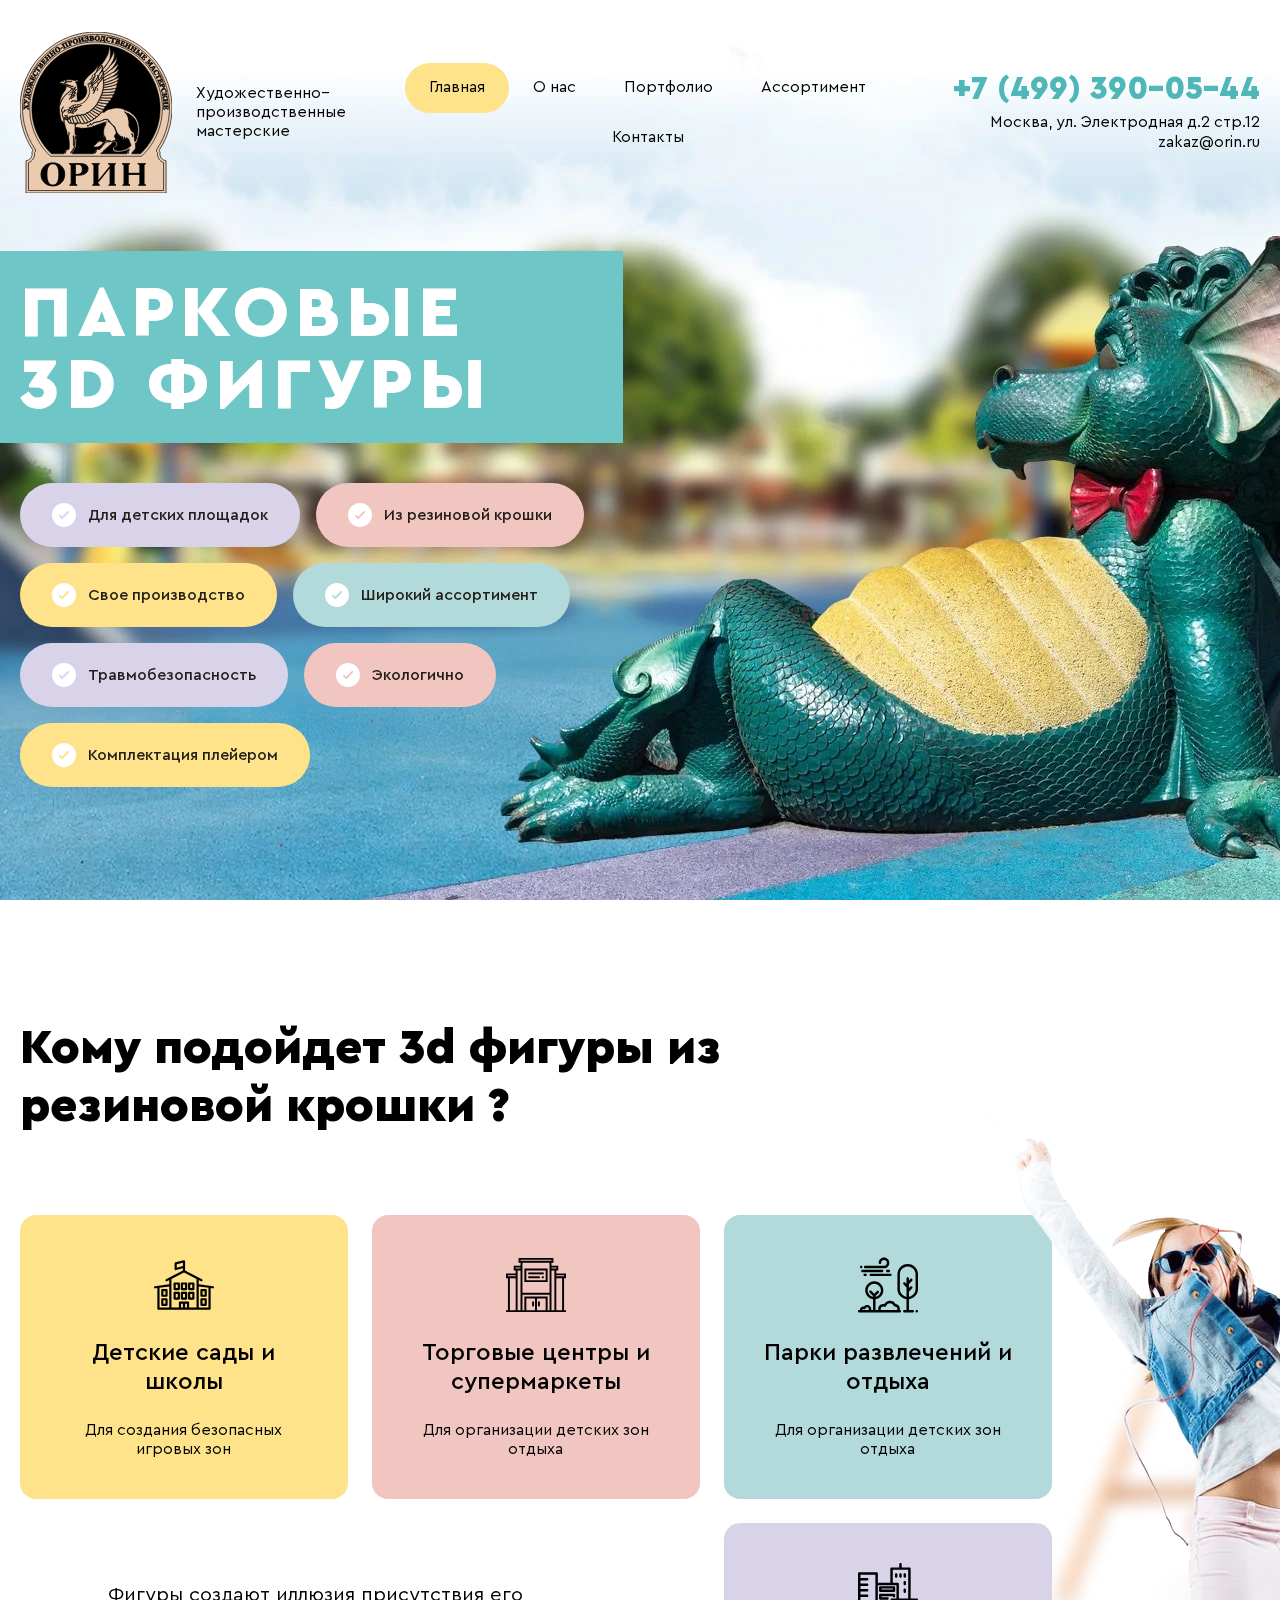
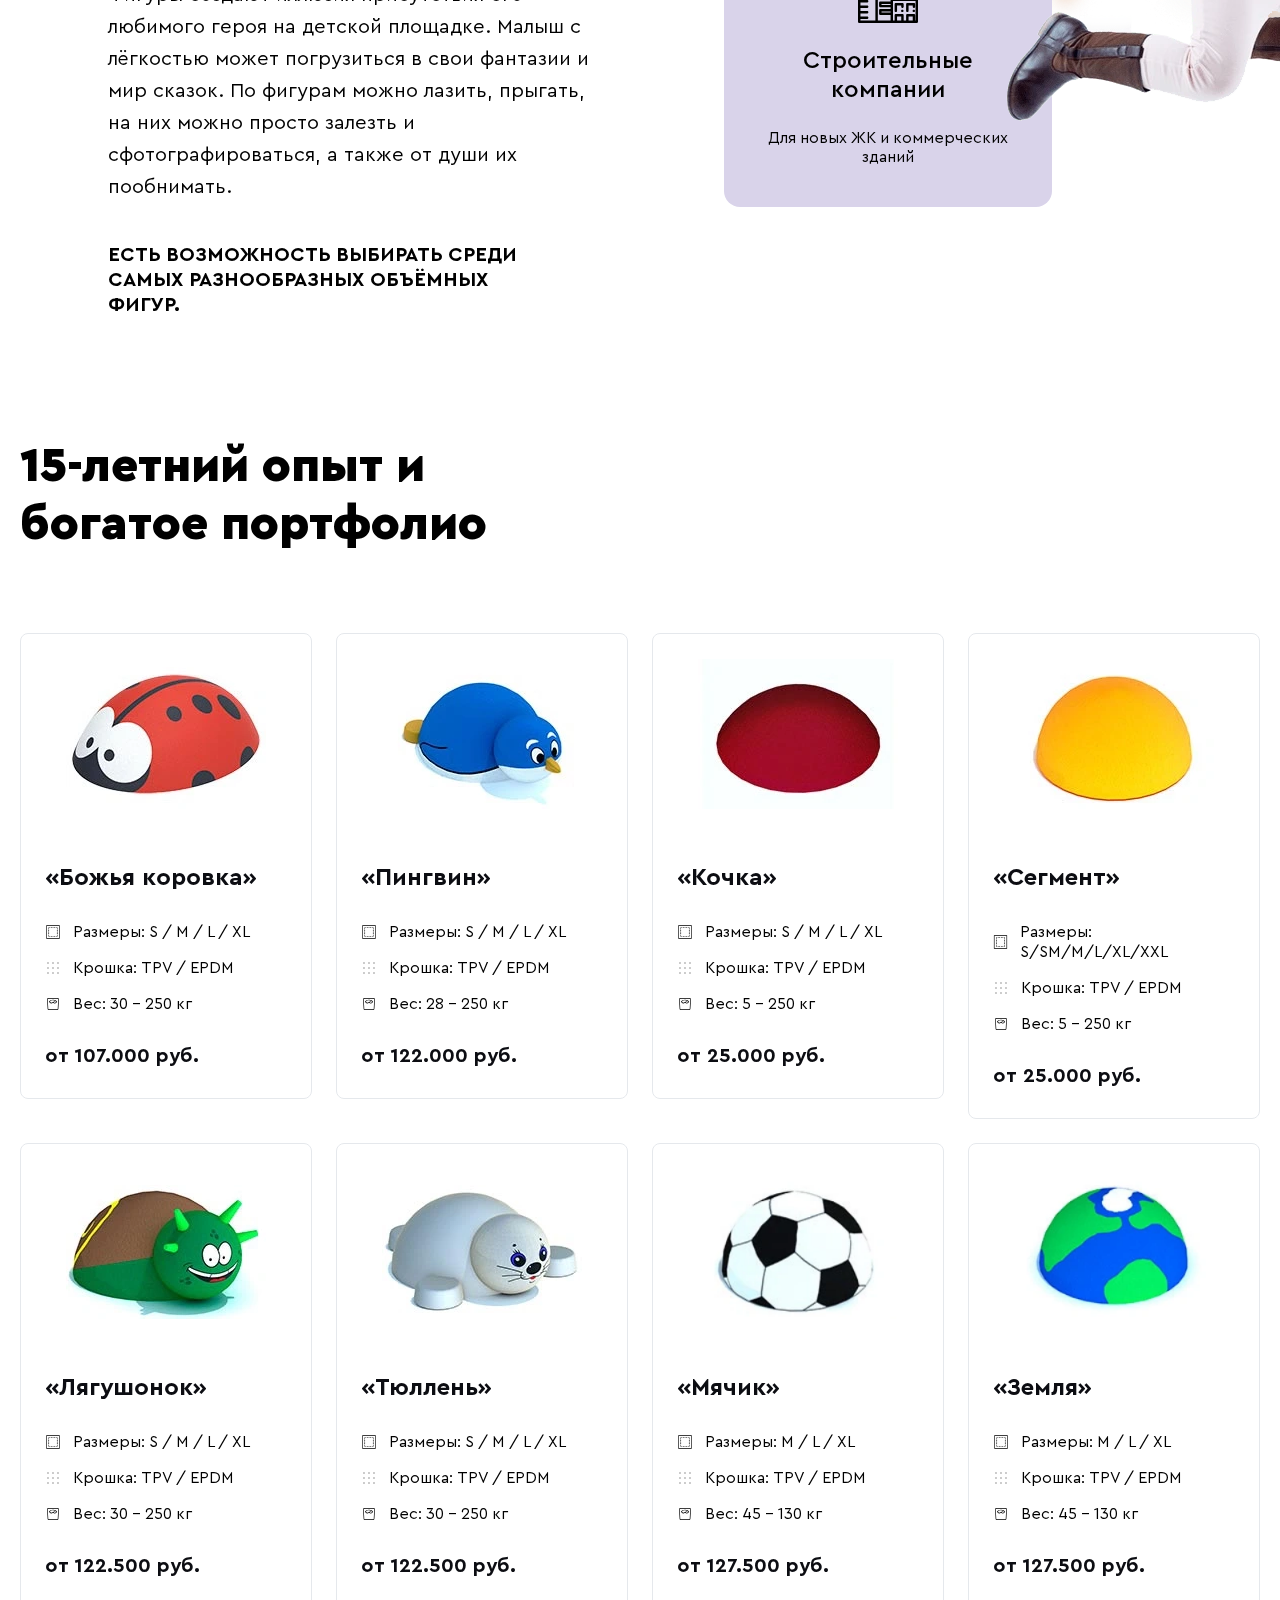
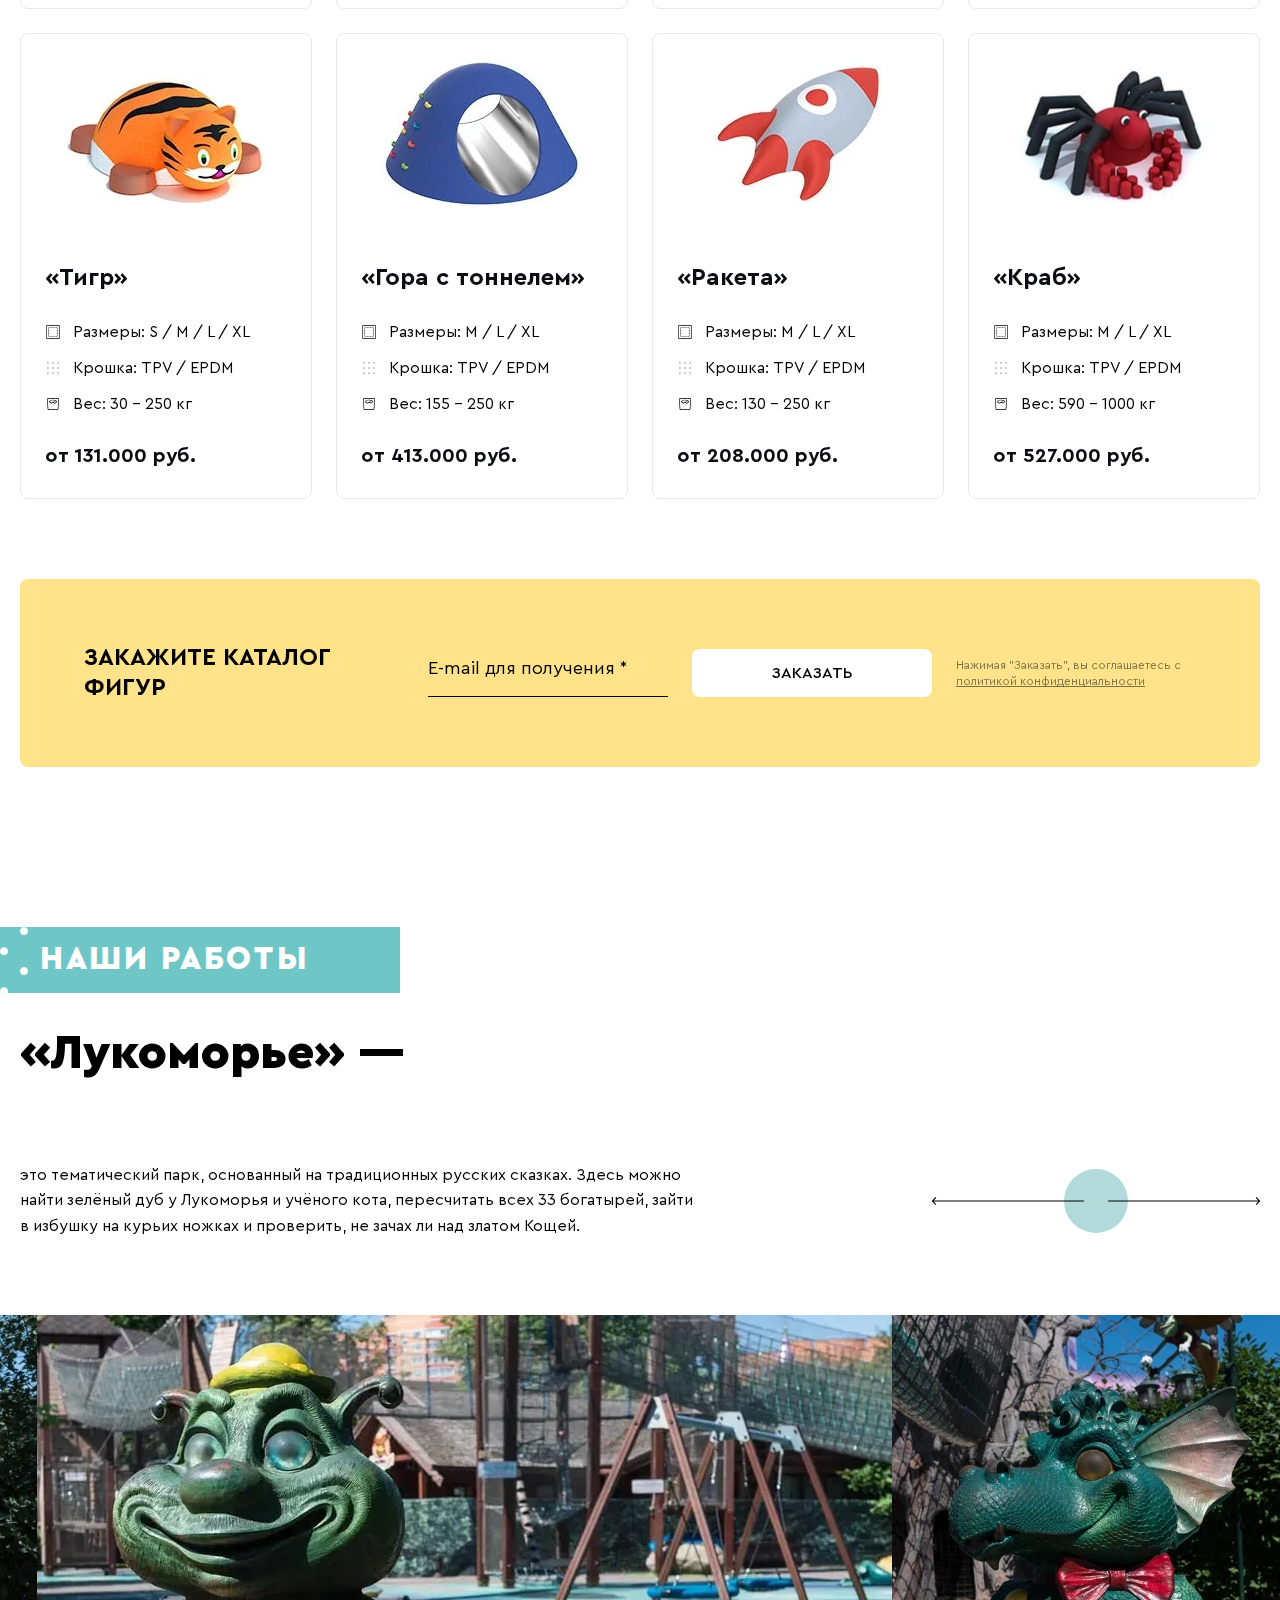
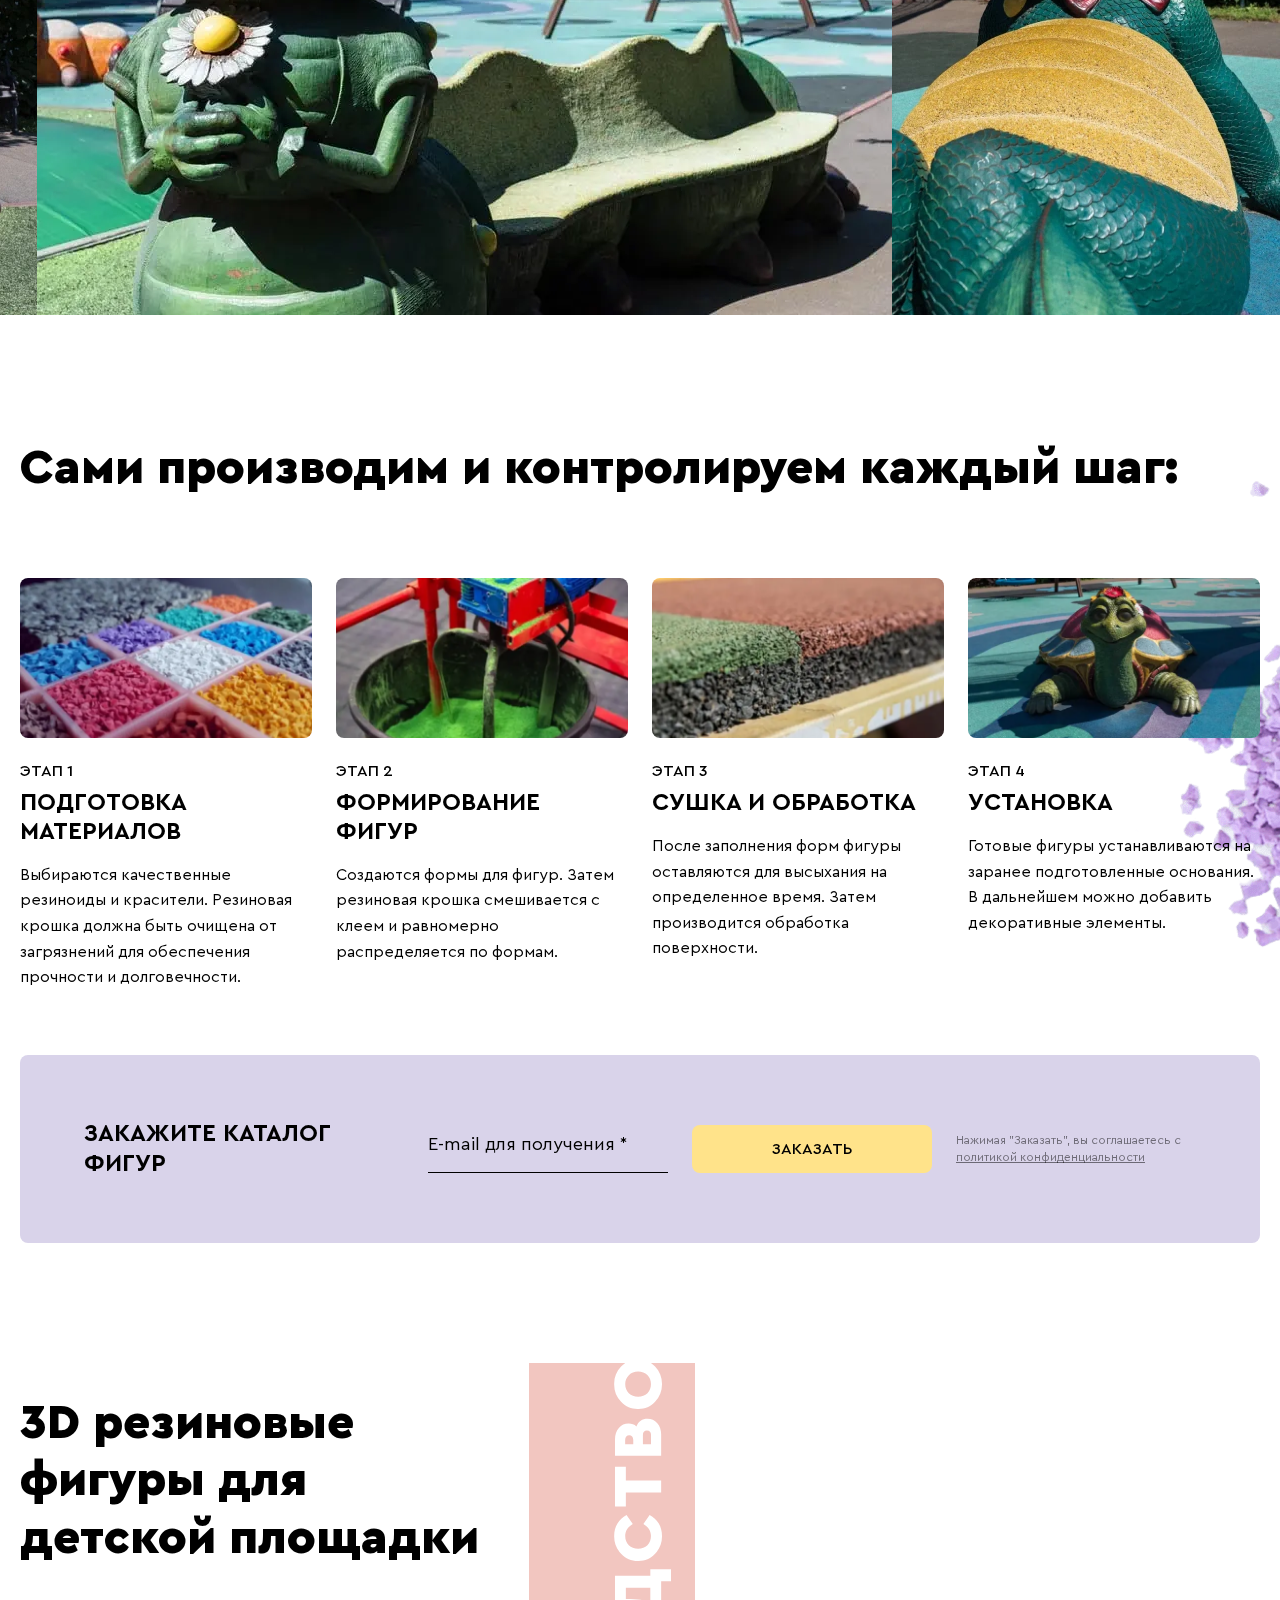
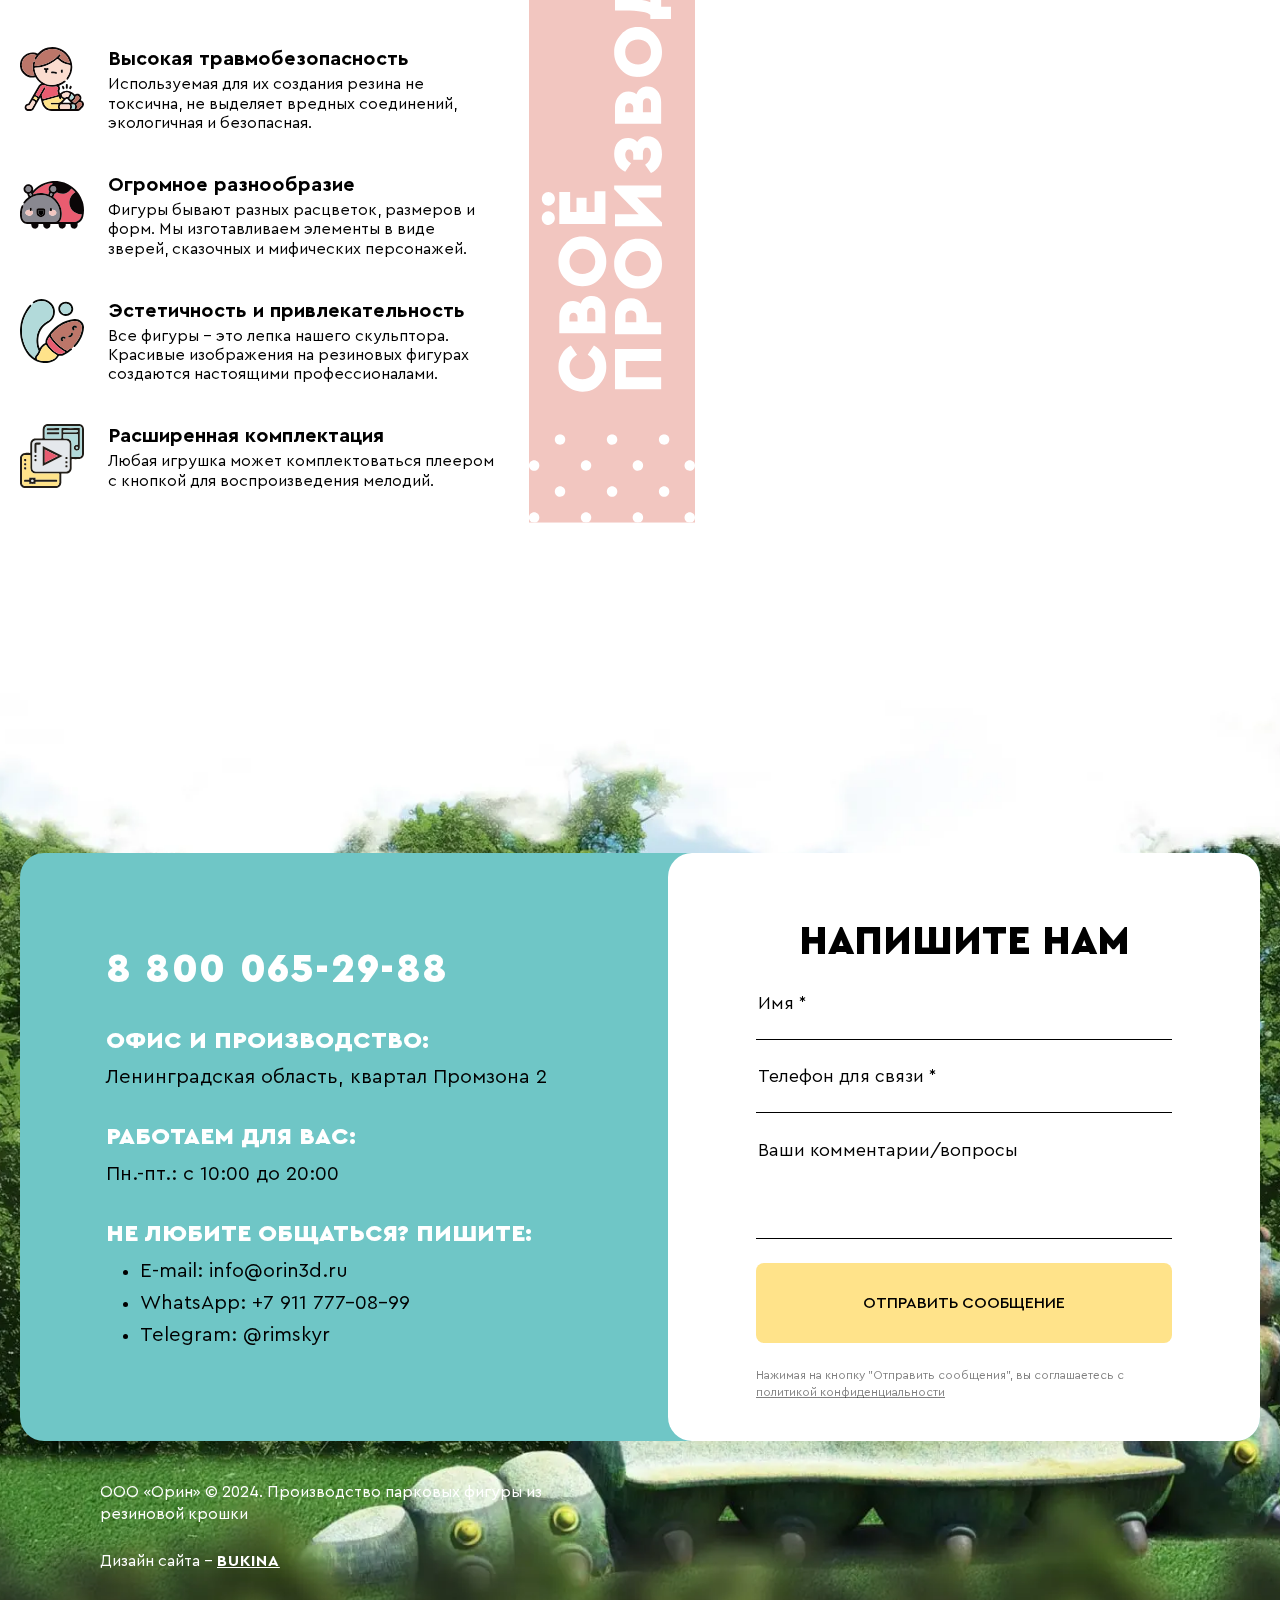
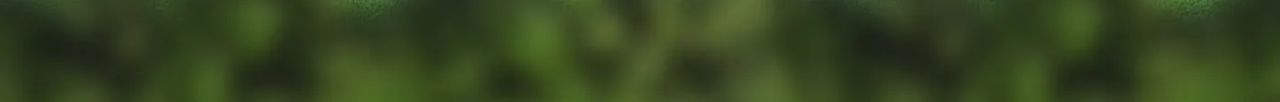
<file: index.html>
<!DOCTYPE html>
<html lang="en">
  <head>
    <meta charset="UTF-8" />
    <meta name="viewport" content="width=device-width, initial-scale=1.0" />
    <title>Парковые 3D фигуры</title>
    <link rel="shortcut icon" href="./favicon.ico" type="image/x-icon" />
    <link rel="stylesheet" href="https://cdn.jsdelivr.net/npm/swiper@11/swiper-bundle.min.css" />
    <link rel="stylesheet" href="./css/index.css" />
    <script src="https://cdn.jsdelivr.net/npm/swiper@11/swiper-bundle.min.js" defer></script>
    <script type="module" src="./js/index.js" defer></script>
  </head>

  <body>
    <header class="header">
      <div class="container">
        <div class="header__logo">
          <a class="header__logo-link" href="./">
            <img class="header__logo-link-image" src="./assets/logo.svg" alt="logo" />
            <span class="header__logo-link-text">Художественно– производственные мастерские</span>
          </a>
        </div>

        <nav class="header__nav">
          <a class="header__nav-link active" href="./">Главная</a>
          <a class="header__nav-link" href="#steps">О нас</a>
          <a class="header__nav-link" href="#gallery">Портфолио</a>
          <a class="header__nav-link" href="#portfolio">Ассортимент</a>
          <a class="header__nav-link" href="#footer">Контакты</a>
        </nav>

        <div class="header__contacts">
          <a class="header__contacts-phone" href="tel:+74993900544">+7 (499) 390-05-44</a>
          <span class="header__contacts-address">
            Москва, ул. Электродная д.2 стр.12 zakaz@orin.ru
          </span>
        </div>
      </div>
    </header>

    <main class="main">
      <section class="first-screen">
        <div class="container">
          <h1 class="first-screen__title">Парковые 3D фигуры</h1>

          <ul class="first-screen__advantages">
            <li class="first-screen__advantages-item">Для детских площадок</li>
            <li class="first-screen__advantages-item">Из резиновой крошки</li>
            <li class="first-screen__advantages-item">Свое производство</li>
            <li class="first-screen__advantages-item">Широкий ассортимент</li>
            <li class="first-screen__advantages-item">Травмобезопасность</li>
            <li class="first-screen__advantages-item">Экологично</li>
            <li class="first-screen__advantages-item">Комплектация плейером</li>
          </ul>
        </div>
      </section>

      <section class="for-whom">
        <div class="container">
          <h2 class="title">Кому подойдет 3d фигуры из резиновой крошки ?</h2>

          <div class="for-whom__content">
            <div class="for-whom__card for-whom__card_school">
              <figure class="for-whom__card-figure">
                <img
                  class="for-whom__card-figure-image"
                  src="./assets/school-building-with-flag.svg"
                  alt="for-whom"
                />
              </figure>
              <h3 class="for-whom__card-title">Детские сады и школы</h3>
              <div class="for-whom__card-text">Для создания безопасных игровых зон</div>
            </div>

            <div class="for-whom__card for-whom__card_supermarket">
              <figure class="for-whom__card-figure">
                <img
                  class="for-whom__card-figure-image"
                  src="./assets/supermarket.svg"
                  alt="for-whom"
                />
              </figure>
              <h3 class="for-whom__card-title">Торговые центры и супермаркеты</h3>
              <div class="for-whom__card-text">Для организации детских зон отдыха</div>
            </div>

            <div class="for-whom__card for-whom__card_park">
              <figure class="for-whom__card-figure">
                <img class="for-whom__card-figure-image" src="./assets/parks.svg" alt="for-whom" />
              </figure>
              <h3 class="for-whom__card-title">Парки развлечений и отдыха</h3>
              <div class="for-whom__card-text">Для организации детских зон отдыха</div>
            </div>

            <div class="for-whom__card for-whom__card_building">
              <figure class="for-whom__card-figure">
                <img
                  class="for-whom__card-figure-image"
                  src="./assets/buildings-town.svg"
                  alt="for-whom"
                />
              </figure>
              <h3 class="for-whom__card-title">Строительные компании</h3>
              <div class="for-whom__card-text">Для новых ЖК и коммерческих зданий</div>
            </div>

            <div class="for-whom__info">
              <div class="for-whom__info-text">
                Фигуры создают иллюзия присутствия его любимого героя на детской площадке. Малыш с
                лёгкостью может погрузиться в свои фантазии и мир сказок. По фигурам можно лазить,
                прыгать, на них можно просто залезть и сфотографироваться, а также от души их
                пообнимать.
              </div>
              <div class="for-whom__info-title">
                Есть возможность выбирать среди самых разнообразных объёмных фигур.
              </div>
            </div>
          </div>
        </div>
      </section>

      <section class="portfolio" id="portfolio">
        <div class="container">
          <h2 class="title">15-летний опыт и богатое портфолио</h2>

          <div class="portfolio__content">
            <div class="swiper">
              <div class="swiper-wrapper">
                <div class="swiper-slide">
                  <div class="portfolio__card">
                    <a class="portfolio__card-link" href="./good.html"></a>
                    <figure class="portfolio__card-figure">
                      <img
                        class="portfolio__card-figure-image"
                        src="./assets/portfolio-1.webp"
                        alt="portfolio"
                      />
                    </figure>
                    <h3 class="portfolio__card-title">«Божья коровка»</h3>
                    <div class="portfolio__card-info portfolio__card-info_size">
                      Размеры: S / M / L / XL
                    </div>
                    <div class="portfolio__card-info portfolio__card-info_pieces">
                      Крошка: TPV / EPDM
                    </div>
                    <div class="portfolio__card-info portfolio__card-info_weight">
                      Вес: 30 - 250 кг
                    </div>
                    <div class="portfolio__card-price">от 107.000 руб.</div>
                  </div>
                </div>

                <div class="swiper-slide">
                  <div class="portfolio__card">
                    <a class="portfolio__card-link" href="./good.html"></a>
                    <figure class="portfolio__card-figure">
                      <img
                        class="portfolio__card-figure-image"
                        src="./assets/portfolio-2.webp"
                        alt="portfolio"
                      />
                    </figure>
                    <h3 class="portfolio__card-title">«Пингвин»</h3>
                    <div class="portfolio__card-info portfolio__card-info_size">
                      Размеры: S / M / L / XL
                    </div>
                    <div class="portfolio__card-info portfolio__card-info_pieces">
                      Крошка: TPV / EPDM
                    </div>
                    <div class="portfolio__card-info portfolio__card-info_weight">
                      Вес: 28 - 250 кг
                    </div>
                    <div class="portfolio__card-price">от 122.000 руб.</div>
                  </div>
                </div>

                <div class="swiper-slide">
                  <div class="portfolio__card">
                    <a class="portfolio__card-link" href="./good.html"></a>
                    <figure class="portfolio__card-figure">
                      <img
                        class="portfolio__card-figure-image"
                        src="./assets/portfolio-3.webp"
                        alt="portfolio"
                      />
                    </figure>
                    <h3 class="portfolio__card-title">«Кочка»</h3>
                    <div class="portfolio__card-info portfolio__card-info_size">
                      Размеры: S / M / L / XL
                    </div>
                    <div class="portfolio__card-info portfolio__card-info_pieces">
                      Крошка: TPV / EPDM
                    </div>
                    <div class="portfolio__card-info portfolio__card-info_weight">
                      Вес: 5 - 250 кг
                    </div>
                    <div class="portfolio__card-price">от 25.000 руб.</div>
                  </div>
                </div>

                <div class="swiper-slide">
                  <div class="portfolio__card">
                    <a class="portfolio__card-link" href="./good.html"></a>
                    <figure class="portfolio__card-figure">
                      <img
                        class="portfolio__card-figure-image"
                        src="./assets/portfolio-4.webp"
                        alt="portfolio"
                      />
                    </figure>
                    <h3 class="portfolio__card-title">«Сегмент»</h3>
                    <div class="portfolio__card-info portfolio__card-info_size">
                      Размеры: S/SM/M/L/XL/XXL
                    </div>
                    <div class="portfolio__card-info portfolio__card-info_pieces">
                      Крошка: TPV / EPDM
                    </div>
                    <div class="portfolio__card-info portfolio__card-info_weight">
                      Вес: 5 - 250 кг
                    </div>
                    <div class="portfolio__card-price">от 25.000 руб.</div>
                  </div>
                </div>

                <div class="swiper-slide">
                  <div class="portfolio__card">
                    <a class="portfolio__card-link" href="./good.html"></a>
                    <figure class="portfolio__card-figure">
                      <img
                        class="portfolio__card-figure-image"
                        src="./assets/portfolio-5.webp"
                        alt="portfolio"
                      />
                    </figure>
                    <h3 class="portfolio__card-title">«Лягушонок»</h3>
                    <div class="portfolio__card-info portfolio__card-info_size">
                      Размеры: S / M / L / XL
                    </div>
                    <div class="portfolio__card-info portfolio__card-info_pieces">
                      Крошка: TPV / EPDM
                    </div>
                    <div class="portfolio__card-info portfolio__card-info_weight">
                      Вес: 30 - 250 кг
                    </div>
                    <div class="portfolio__card-price">от 122.500 руб.</div>
                  </div>
                </div>

                <div class="swiper-slide">
                  <div class="portfolio__card">
                    <a class="portfolio__card-link" href="./good.html"></a>
                    <figure class="portfolio__card-figure">
                      <img
                        class="portfolio__card-figure-image"
                        src="./assets/portfolio-6.webp"
                        alt="portfolio"
                      />
                    </figure>
                    <h3 class="portfolio__card-title">«Тюллень»</h3>
                    <div class="portfolio__card-info portfolio__card-info_size">
                      Размеры: S / M / L / XL
                    </div>
                    <div class="portfolio__card-info portfolio__card-info_pieces">
                      Крошка: TPV / EPDM
                    </div>
                    <div class="portfolio__card-info portfolio__card-info_weight">
                      Вес: 30 - 250 кг
                    </div>
                    <div class="portfolio__card-price">от 122.500 руб.</div>
                  </div>
                </div>

                <div class="swiper-slide">
                  <div class="portfolio__card">
                    <a class="portfolio__card-link" href="./good.html"></a>
                    <figure class="portfolio__card-figure">
                      <img
                        class="portfolio__card-figure-image"
                        src="./assets/portfolio-7.webp"
                        alt="portfolio"
                      />
                    </figure>
                    <h3 class="portfolio__card-title">«Мячик»</h3>
                    <div class="portfolio__card-info portfolio__card-info_size">
                      Размеры: M / L / XL
                    </div>
                    <div class="portfolio__card-info portfolio__card-info_pieces">
                      Крошка: TPV / EPDM
                    </div>
                    <div class="portfolio__card-info portfolio__card-info_weight">
                      Вес: 45 - 130 кг
                    </div>
                    <div class="portfolio__card-price">от 127.500 руб.</div>
                  </div>
                </div>

                <div class="swiper-slide">
                  <div class="portfolio__card">
                    <a class="portfolio__card-link" href="./good.html"></a>
                    <figure class="portfolio__card-figure">
                      <img
                        class="portfolio__card-figure-image"
                        src="./assets/portfolio-8.webp"
                        alt="portfolio"
                      />
                    </figure>
                    <h3 class="portfolio__card-title">«Земля»</h3>
                    <div class="portfolio__card-info portfolio__card-info_size">
                      Размеры: M / L / XL
                    </div>
                    <div class="portfolio__card-info portfolio__card-info_pieces">
                      Крошка: TPV / EPDM
                    </div>
                    <div class="portfolio__card-info portfolio__card-info_weight">
                      Вес: 45 - 130 кг
                    </div>
                    <div class="portfolio__card-price">от 127.500 руб.</div>
                  </div>
                </div>

                <div class="swiper-slide">
                  <div class="portfolio__card">
                    <a class="portfolio__card-link" href="./good.html"></a>
                    <figure class="portfolio__card-figure">
                      <img
                        class="portfolio__card-figure-image"
                        src="./assets/portfolio-9.webp"
                        alt="portfolio"
                      />
                    </figure>
                    <h3 class="portfolio__card-title">«Тигр»</h3>
                    <div class="portfolio__card-info portfolio__card-info_size">
                      Размеры: S / M / L / XL
                    </div>
                    <div class="portfolio__card-info portfolio__card-info_pieces">
                      Крошка: TPV / EPDM
                    </div>
                    <div class="portfolio__card-info portfolio__card-info_weight">
                      Вес: 30 - 250 кг
                    </div>
                    <div class="portfolio__card-price">от 131.000 руб.</div>
                  </div>
                </div>

                <div class="swiper-slide">
                  <div class="portfolio__card">
                    <a class="portfolio__card-link" href="./good.html"></a>
                    <figure class="portfolio__card-figure">
                      <img
                        class="portfolio__card-figure-image"
                        src="./assets/portfolio-10.webp"
                        alt="portfolio"
                      />
                    </figure>
                    <h3 class="portfolio__card-title">«Гора с тоннелем»</h3>
                    <div class="portfolio__card-info portfolio__card-info_size">
                      Размеры: M / L / XL
                    </div>
                    <div class="portfolio__card-info portfolio__card-info_pieces">
                      Крошка: TPV / EPDM
                    </div>
                    <div class="portfolio__card-info portfolio__card-info_weight">
                      Вес: 155 - 250 кг
                    </div>
                    <div class="portfolio__card-price">от 413.000 руб.</div>
                  </div>
                </div>

                <div class="swiper-slide">
                  <div class="portfolio__card">
                    <a class="portfolio__card-link" href="./good.html"></a>
                    <figure class="portfolio__card-figure">
                      <img
                        class="portfolio__card-figure-image"
                        src="./assets/portfolio-11.webp"
                        alt="portfolio"
                      />
                    </figure>
                    <h3 class="portfolio__card-title">«Ракета»</h3>
                    <div class="portfolio__card-info portfolio__card-info_size">
                      Размеры: M / L / XL
                    </div>
                    <div class="portfolio__card-info portfolio__card-info_pieces">
                      Крошка: TPV / EPDM
                    </div>
                    <div class="portfolio__card-info portfolio__card-info_weight">
                      Вес: 130 - 250 кг
                    </div>
                    <div class="portfolio__card-price">от 208.000 руб.</div>
                  </div>
                </div>

                <div class="swiper-slide">
                  <div class="portfolio__card">
                    <a class="portfolio__card-link" href="./good.html"></a>
                    <figure class="portfolio__card-figure">
                      <img
                        class="portfolio__card-figure-image"
                        src="./assets/portfolio-12.webp"
                        alt="portfolio"
                      />
                    </figure>
                    <h3 class="portfolio__card-title">«Краб»</h3>
                    <div class="portfolio__card-info portfolio__card-info_size">
                      Размеры: M / L / XL
                    </div>
                    <div class="portfolio__card-info portfolio__card-info_pieces">
                      Крошка: TPV / EPDM
                    </div>
                    <div class="portfolio__card-info portfolio__card-info_weight">
                      Вес: 590 - 1000 кг
                    </div>
                    <div class="portfolio__card-price">от 527.000 руб.</div>
                  </div>
                </div>
              </div>
            </div>
          </div>

          <div class="portfolio__controls">
            <div class="portfolio__controls-prev"></div>
            <div class="portfolio__controls-pagination"></div>
            <div class="portfolio__controls-next"></div>
          </div>
        </div>
      </section>

      <section class="order-catalog">
        <div class="container">
          <form class="order-catalog__form">
            <div class="order-catalog__form-title">Закажите каталог фигур</div>
            <input
              class="order-catalog__form-input"
              id="orderEmail"
              name="email"
              type="email"
              placeholder="E-mail для получения *"
              required
            />
            <button class="order-catalog__form-submit">заказать</button>
            <div class="order-catalog__form-disclaimer">
              <span class="order-catalog__form-disclaimer-text">
                Нажимая "Заказать", вы соглашаетесь c
              </span>
              <a class="order-catalog__form-disclaimer-link" href="#">
                политикой конфиденциальности
              </a>
            </div>
          </form>
        </div>
      </section>

      <section class="gallery" id="gallery">
        <div class="container">
          <div class="gallery__tag">наши работы</div>

          <h2 class="title">«Лукоморье» —</h2>

          <div class="gallery__wrapper">
            <div class="gallery__description">
              это тематический парк, основанный на традиционных русских сказках. Здесь можно найти
              зелёный дуб у Лукоморья и учёного кота, пересчитать всех 33 богатырей, зайти в избушку
              на курьих ножках и проверить, не зачах ли над златом Кощей.
            </div>
            <div class="gallery__controls">
              <div class="gallery__controls-prev"></div>
              <div class="gallery__controls-next"></div>
            </div>
          </div>
        </div>

        <div class="gallery__slider">
          <div class="swiper">
            <div class="swiper-wrapper">
              <div class="swiper-slide">
                <img src="./assets/gallery-1.webp" alt="gallery" />
              </div>
              <div class="swiper-slide">
                <img src="./assets/gallery-2.webp" alt="gallery" />
              </div>
              <div class="swiper-slide">
                <img src="./assets/gallery-3.webp" alt="gallery" />
              </div>
              <div class="swiper-slide">
                <img src="./assets/gallery-4.webp" alt="gallery" />
              </div>
              <div class="swiper-slide">
                <img src="./assets/gallery-5.webp" alt="gallery" />
              </div>
              <div class="swiper-slide">
                <img src="./assets/gallery-6.webp" alt="gallery" />
              </div>
              <div class="swiper-slide">
                <img src="./assets/gallery-7.webp" alt="gallery" />
              </div>
            </div>
          </div>
        </div>
      </section>

      <section class="steps" id="steps">
        <div class="container">
          <h2 class="title">Cами производим и контролируем каждый шаг:</h2>

          <div class="steps__content">
            <div class="steps__card">
              <figure class="steps__card-figure">
                <img class="steps__card-figure-image" src="./assets/step-1.webp" alt="step" />
              </figure>

              <div class="steps__card-name">этап 1</div>
              <h3 class="steps__card-title">Подготовка материалов</h3>
              <p class="steps__card-text">
                Выбираются качественные резиноиды и красители. Резиновая крошка должна быть очищена
                от загрязнений для обеспечения прочности и долговечности.
              </p>
            </div>

            <div class="steps__card">
              <figure class="steps__card-figure">
                <img class="steps__card-figure-image" src="./assets/step-2.webp" alt="step" />
              </figure>

              <div class="steps__card-name">этап 2</div>
              <h3 class="steps__card-title">Формирование фигур</h3>
              <p class="steps__card-text">
                Создаются формы для фигур. Затем резиновая крошка смешивается с клеем и равномерно
                распределяется по формам.
              </p>
            </div>

            <div class="steps__card">
              <figure class="steps__card-figure">
                <img class="steps__card-figure-image" src="./assets/step-3.webp" alt="step" />
              </figure>

              <div class="steps__card-name">этап 3</div>
              <h3 class="steps__card-title">Сушка и обработка</h3>
              <p class="steps__card-text">
                После заполнения форм фигуры оставляются для высыхания на определенное время. Затем
                производится обработка поверхности.
              </p>
            </div>

            <div class="steps__card">
              <figure class="steps__card-figure">
                <img class="steps__card-figure-image" src="./assets/step-4.webp" alt="step" />
              </figure>

              <div class="steps__card-name">этап 4</div>
              <h3 class="steps__card-title">Установка</h3>
              <p class="steps__card-text">
                Готовые фигуры устанавливаются на заранее подготовленные основания. В дальнейшем
                можно добавить декоративные элементы.
              </p>
            </div>
          </div>

          <div class="order-catalog">
            <form class="order-catalog__form">
              <div class="order-catalog__form-title">Закажите каталог фигур</div>
              <input
                class="order-catalog__form-input"
                id="orderEmail"
                name="email"
                type="email"
                placeholder="E-mail для получения *"
                required
              />
              <button class="order-catalog__form-submit">заказать</button>
              <div class="order-catalog__form-disclaimer">
                <span class="order-catalog__form-disclaimer-text">
                  Нажимая "Заказать", вы соглашаетесь c
                </span>
                <a class="order-catalog__form-disclaimer-link" href="#">
                  политикой конфиденциальности
                </a>
              </div>
            </form>
          </div>
        </div>
      </section>

      <section class="advantages">
        <div class="container">
          <div class="advantages__content">
            <div class="advantages__info">
              <h2 class="title">3D резиновые фигуры для детской площадки</h2>

              <div class="advantages__card">
                <figure class="advantages__card-figure">
                  <img
                    class="advantages__card-figure-image"
                    src="./assets/advantage-1.svg"
                    alt="advantage"
                  />
                </figure>
                <h3 class="advantages__card-title">Высокая травмобезопасность</h3>
                <p class="advantages__card-text">
                  Используемая для их создания резина не токсична, не выделяет вредных соединений,
                  экологичная и безопасная.
                </p>
              </div>

              <div class="advantages__card">
                <figure class="advantages__card-figure">
                  <img
                    class="advantages__card-figure-image"
                    src="./assets/advantage-2.svg"
                    alt="advantage"
                  />
                </figure>
                <h3 class="advantages__card-title">Огромное разнообразие</h3>
                <p class="advantages__card-text">
                  Фигуры бывают разных расцветок, размеров и форм. Мы изготавливаем элементы в виде
                  зверей, сказочных и мифических персонажей.
                </p>
              </div>

              <div class="advantages__card">
                <figure class="advantages__card-figure">
                  <img
                    class="advantages__card-figure-image"
                    src="./assets/advantage-3.svg"
                    alt="advantage"
                  />
                </figure>
                <h3 class="advantages__card-title">Эстетичность и привлекательность</h3>
                <p class="advantages__card-text">
                  Все фигуры – это лепка нашего скульптора. Красивые изображения на резиновых
                  фигурах создаются настоящими профессионалами.
                </p>
              </div>

              <div class="advantages__card">
                <figure class="advantages__card-figure">
                  <img
                    class="advantages__card-figure-image"
                    src="./assets/advantage-4.svg"
                    alt="advantage"
                  />
                </figure>
                <h3 class="advantages__card-title">Расширенная комплектация</h3>
                <p class="advantages__card-text">
                  Любая игрушка может комплектоваться плеером с кнопкой для воспроизведения мелодий.
                </p>
              </div>
            </div>

            <div class="advantages__video">
              <iframe
                width="560"
                height="315"
                src="https://www.youtube.com/embed/BHACKCNDMW8?si=4jQOAF4I1nOVb2Bc"
                title="YouTube video player"
                frameborder="0"
                allow="accelerometer; autoplay; clipboard-write; encrypted-media; gyroscope; picture-in-picture; web-share"
                referrerpolicy="strict-origin-when-cross-origin"
                allowfullscreen
              ></iframe>
            </div>
          </div>
        </div>
      </section>
    </main>

    <footer class="footer" id="footer">
      <div class="container">
        <div class="footer__wrapper">
          <div class="footer__contacts">
            <div class="footer__contacts-phone"><a href="tel:88000652988">8 800 065-29-88</a></div>

            <h5 class="footer__contacts-title">Офис и производство:</h5>
            <div class="footer__contacts-text">Ленинградская область, квартал Промзона 2</div>

            <h5 class="footer__contacts-title">работаем для вас:</h5>
            <div class="footer__contacts-text">Пн.-пт.: с 10:00 до 20:00</div>

            <h5 class="footer__contacts-title">Не любите общаться? пишите:</h5>
            <ul class="footer__contacts-list">
              <li class="footer__contacts-list-item">
                E-mail: <a href="mailto:info@orin3d.ru">info@orin3d.ru</a>
              </li>
              <li class="footer__contacts-list-item">
                WhatsApp: <a href="https://wa.me/+79117770899">+7 911 777-08-99</a>
              </li>
              <li class="footer__contacts-list-item">
                Telegram: <a href="https://t.me/rimskyr">@rimskyr</a>
              </li>
            </ul>
          </div>

          <form class="footer__form">
            <div class="footer__form-title">напишите нам</div>
            <input
              class="footer__form-input"
              id="footerName"
              name="name"
              type="text"
              placeholder="Имя *"
              required
            />
            <input
              class="footer__form-input"
              id="footerPhone"
              name="phone"
              type="tel"
              placeholder="Телефон для связи *"
              required
            />
            <textarea
              class="footer__form-textarea"
              id="footerMessage"
              name="message"
              placeholder="Ваши комментарии/вопросы"
            ></textarea>
            <button class="footer__form-button">Отправить сообщение</button>
            <div class="footer__form-disclaimer">
              Нажимая на кнопку "Отправить сообщения", вы соглашаетесь c
              <a href="#">политикой конфиденциальности</a>
            </div>
          </form>
        </div>

        <div class="footer__bottom">
          <div class="footer__bottom-copyright">
            ООО «Орин» © 2024. Производство парковых фигуры из резиновой крошки
          </div>
          <div class="footer__bottom-design">
            Дизайн сайта – <a href="https://elenabukina.ru/ " target="_blank">BUKINA</a>
          </div>
        </div>
      </div>
    </footer>
  </body>
</html>
</file>
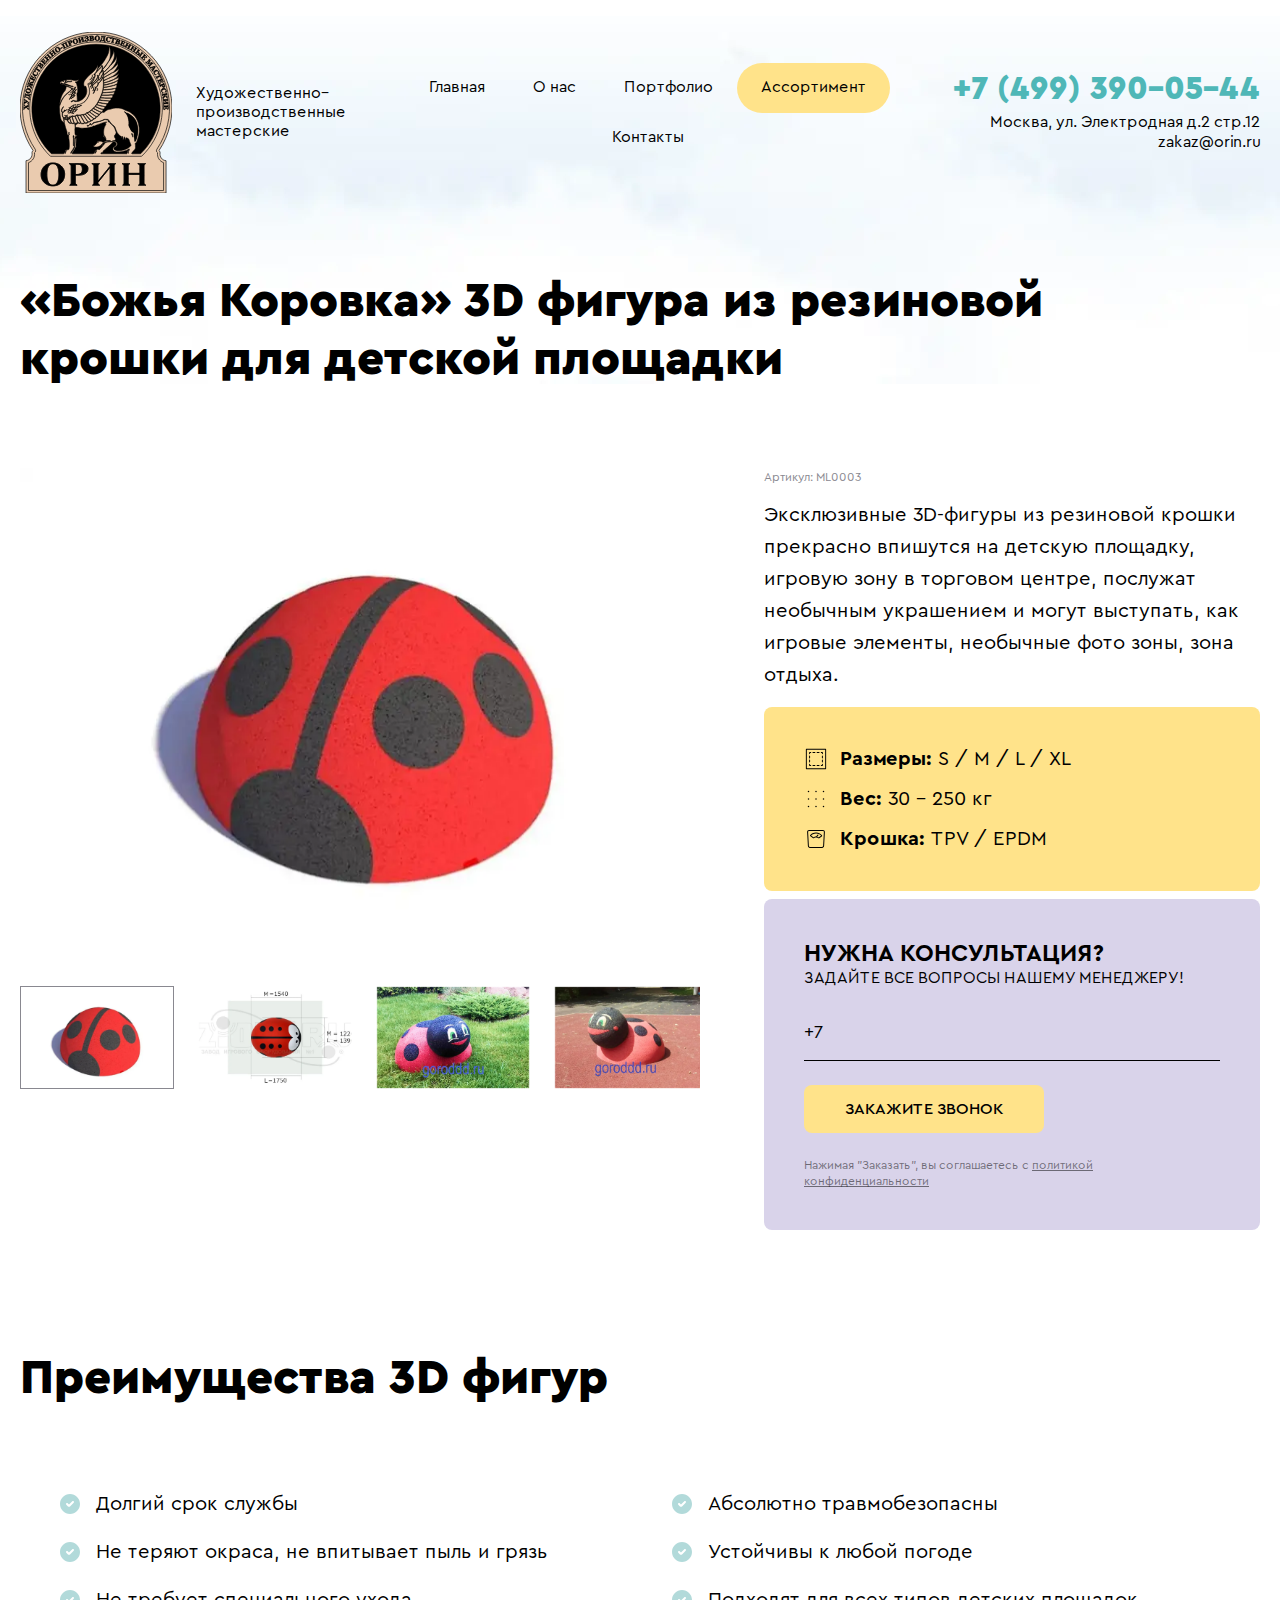
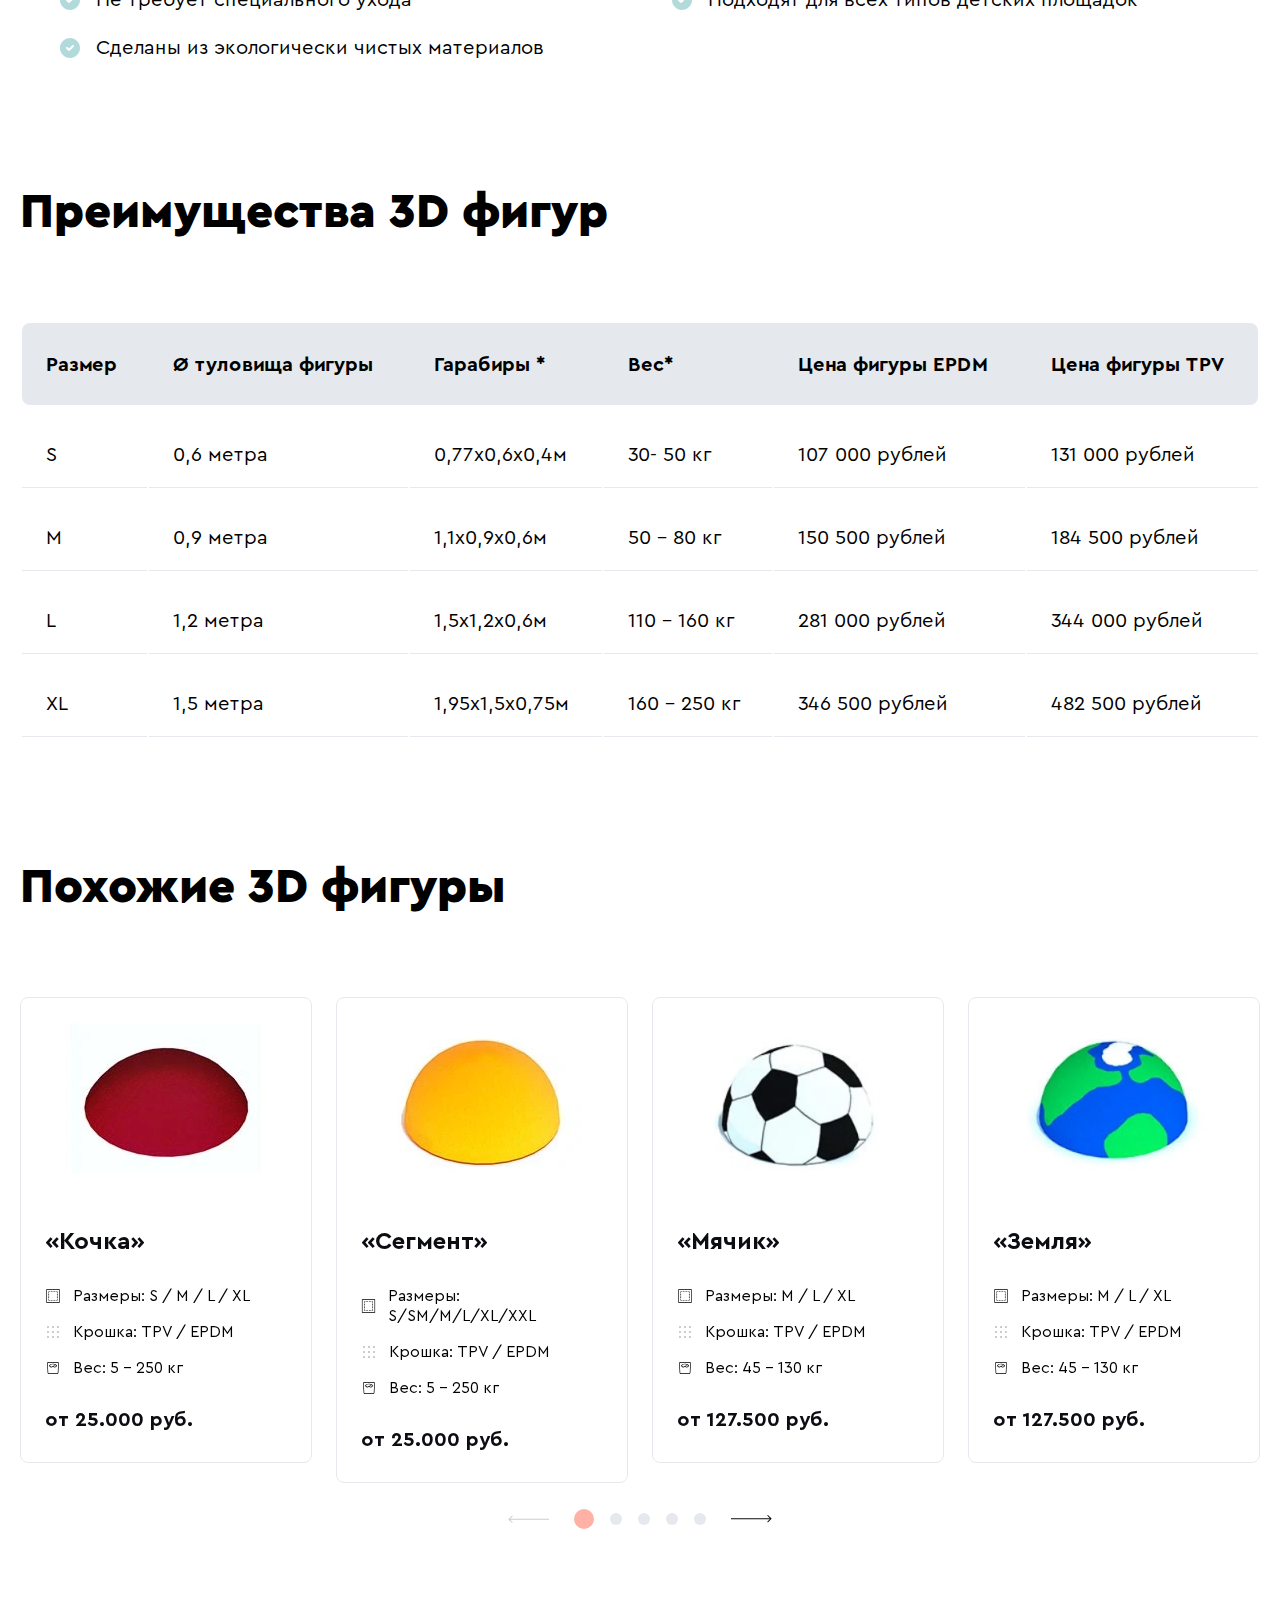
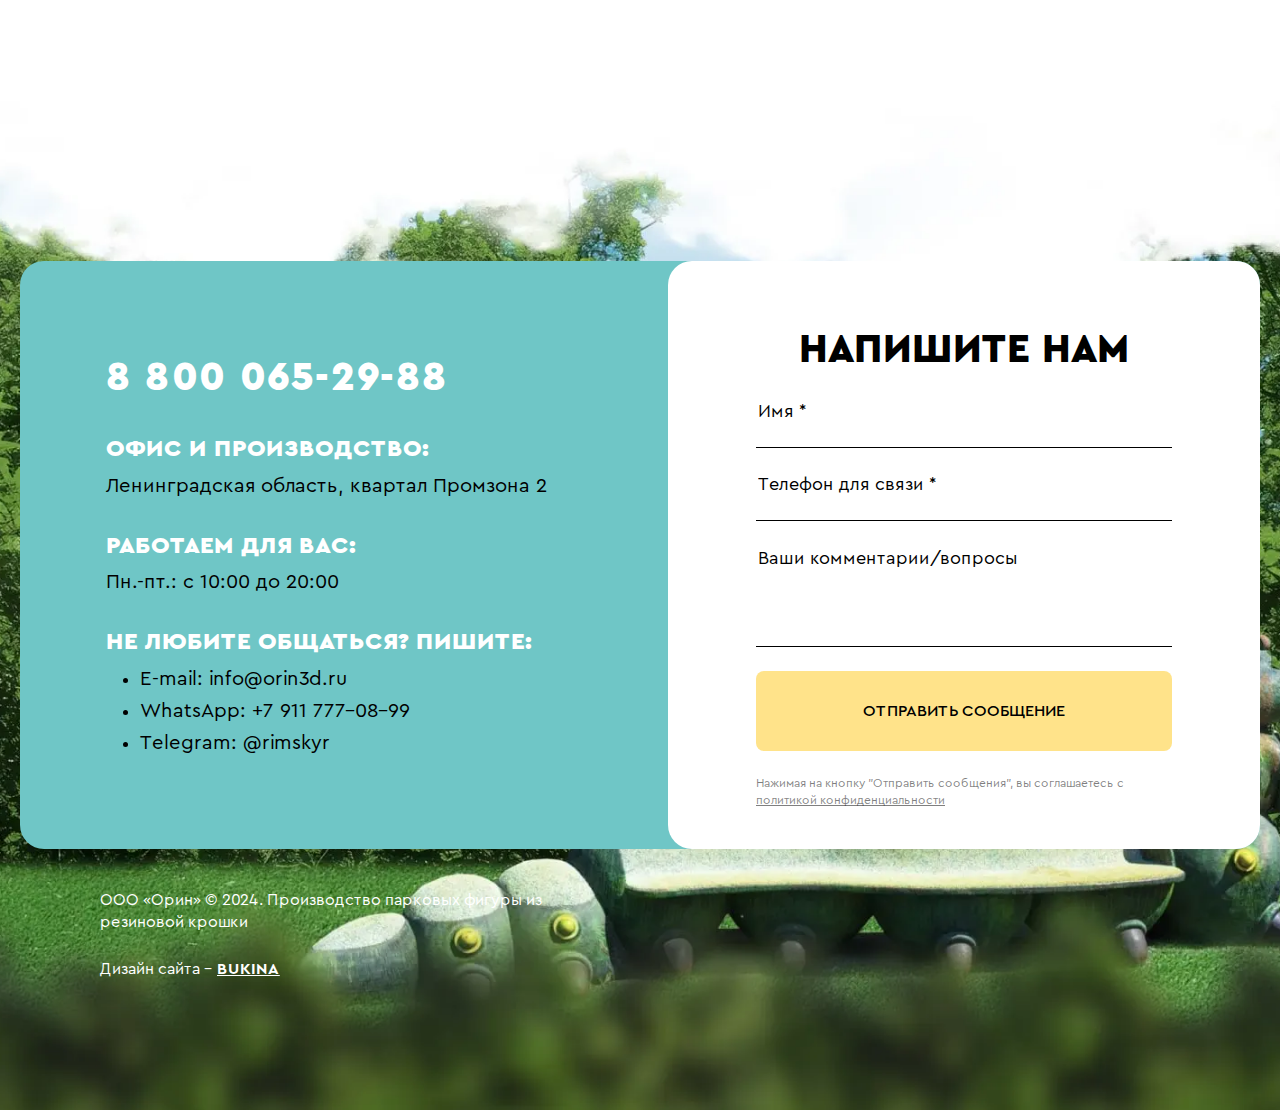
<file: good.html>
<!DOCTYPE html>
<html lang="en">
  <head>
    <meta charset="UTF-8" />
    <meta name="viewport" content="width=device-width, initial-scale=1.0" />
    <title>Парковые 3D фигуры</title>
    <link rel="shortcut icon" href="./favicon.ico" type="image/x-icon" />
    <link rel="stylesheet" href="https://cdn.jsdelivr.net/npm/swiper@11/swiper-bundle.min.css" />
    <link rel="stylesheet" href="./css/index.css" />
    <script src="https://cdn.jsdelivr.net/npm/swiper@11/swiper-bundle.min.js" defer></script>
    <script type="module" src="./js/index.js" defer></script>
  </head>

  <body>
    <header class="header">
      <div class="container">
        <div class="header__logo">
          <a class="header__logo-link" href="./">
            <img class="header__logo-link-image" src="./assets/logo.svg" alt="logo" />
            <span class="header__logo-link-text">Художественно– производственные мастерские</span>
          </a>
        </div>

        <nav class="header__nav">
          <a class="header__nav-link" href="./">Главная</a>
          <a class="header__nav-link" href="./#steps">О нас</a>
          <a class="header__nav-link" href="./#gallery">Портфолио</a>
          <a class="header__nav-link active" href="./#portfolio">Ассортимент</a>
          <a class="header__nav-link" href="#footer">Контакты</a>
        </nav>

        <div class="header__contacts">
          <a class="header__contacts-phone" href="tel:+74993900544">+7 (499) 390-05-44</a>
          <span class="header__contacts-address">
            Москва, ул. Электродная д.2 стр.12 zakaz@orin.ru
          </span>
        </div>
      </div>
    </header>

    <main class="main">
      <section class="good-info">
        <div class="container">
          <h1 class="title">«Божья Коровка» 3D фигура из резиновой крошки для детской площадки</h1>

          <div class="good-info__content">
            <div class="good-info__slider">
              <div class="good-info__slider-main">
                <div class="swiper">
                  <div class="swiper-wrapper">
                    <div class="swiper-slide">
                      <img src="./assets/good-1.webp" alt="good" />
                    </div>
                    <div class="swiper-slide">
                      <img src="./assets/good-2.webp" alt="good" />
                    </div>
                    <div class="swiper-slide">
                      <img src="./assets/good-3.webp" alt="good" />
                    </div>
                    <div class="swiper-slide">
                      <img src="./assets/good-4.webp" alt="good" />
                    </div>
                  </div>
                </div>
              </div>

              <div class="good-info__slider-thumbs">
                <div thumbsSlider="" class="swiper">
                  <div class="swiper-wrapper">
                    <div class="swiper-slide">
                      <img src="./assets/good-1.webp" alt="good" />
                    </div>
                    <div class="swiper-slide">
                      <img src="./assets/good-2.webp" alt="good" />
                    </div>
                    <div class="swiper-slide">
                      <img src="./assets/good-3.webp" alt="good" />
                    </div>
                    <div class="swiper-slide">
                      <img src="./assets/good-4.webp" alt="good" />
                    </div>
                  </div>
                </div>
              </div>
            </div>

            <div class="good-info__details">
              <div class="good-info__details-article">Артикул: ML0003</div>

              <div class="good-info__details-text">
                Эксклюзивные 3D-фигуры из резиновой крошки прекрасно впишутся на детскую площадку,
                игровую зону в торговом центре, послужат необычным украшением и могут выступать, как
                игровые элементы, необычные фото зоны, зона отдыха.
              </div>

              <div class="good-info__details-info">
                <div class="good-info__details-info-item good-info__details-info-item_size">
                  <b>Размеры:</b> S / M / L / XL
                </div>
                <div class="good-info__details-info-item good-info__details-info-item_pieces">
                  <b>Вес:</b> 30 - 250 кг
                </div>
                <div class="good-info__details-info-item good-info__details-info-item_weight">
                  <b>Крошка:</b> TPV / EPDM
                </div>
              </div>

              <form class="good-info__details-form">
                <div class="good-info__details-form-title">Нужна консультация?</div>
                <div class="good-info__details-form-description">
                  Задайте все вопросы нашему менеджеру!
                </div>
                <input
                  class="good-info__details-form-input"
                  id="goodPhone"
                  name="phone"
                  type="tel"
                  placeholder="+7"
                  required
                />
                <button class="good-info__details-form-submit">закажите звонок</button>
                <div class="good-info__details-form-disclaimer">
                  <span class="good-info__details-form-disclaimer-text">
                    Нажимая "Заказать", вы соглашаетесь c
                  </span>
                  <a class="good-info__details-form-disclaimer-link" href="#">
                    политикой конфиденциальности
                  </a>
                </div>
              </form>
            </div>
          </div>
        </div>
      </section>

      <section class="good-advantages">
        <div class="container">
          <h2 class="title">Преимущества 3D фигур</h2>

          <ul class="good-advantages__list">
            <li class="good-advantages__list-item">Долгий срок службы</li>
            <li class="good-advantages__list-item">Абсолютно травмобезопасны</li>
            <li class="good-advantages__list-item">Не теряют окраса, не впитывает пыль и грязь</li>
            <li class="good-advantages__list-item">Устойчивы к любой погоде</li>
            <li class="good-advantages__list-item">Не требует специального ухода</li>
            <li class="good-advantages__list-item">Подходят для всех типов детских площадок</li>
            <li class="good-advantages__list-item">Сделаны из экологически чистых материалов</li>
          </ul>
        </div>
      </section>

      <section class="good-price">
        <div class="container">
          <h2 class="title">Преимущества 3D фигур</h2>

          <div class="good-price__content">
            <table class="good-price__table">
              <thead>
                <tr>
                  <th scope="col">Размер</th>
                  <th scope="col">Ø туловища фигуры</th>
                  <th scope="col">Гарабиры *</th>
                  <th scope="col">Вес*</th>
                  <th scope="col">Цена фигуры EPDM</th>
                  <th scope="col">Цена фигуры TPV</th>
                </tr>
              </thead>
              <tbody>
                <tr>
                  <td>S</td>
                  <td>0,6 метра</td>
                  <td>0,77х0,6х0,4м</td>
                  <td>30- 50 кг</td>
                  <td>107 000 рублей</td>
                  <td>131 000 рублей</td>
                </tr>
                <tr>
                  <td>M</td>
                  <td>0,9 метра</td>
                  <td>1,1х0,9х0,6м</td>
                  <td>50 - 80 кг</td>
                  <td>150 500 рублей</td>
                  <td>184 500 рублей</td>
                </tr>
                <tr>
                  <td>L</td>
                  <td>1,2 метра</td>
                  <td>1,5х1,2х0,6м</td>
                  <td>110 - 160 кг</td>
                  <td>281 000 рублей</td>
                  <td>344 000 рублей</td>
                </tr>
                <tr>
                  <td>XL</td>
                  <td>1,5 метра</td>
                  <td>1,95х1,5х0,75м</td>
                  <td>160 - 250 кг</td>
                  <td>346 500 рублей</td>
                  <td>482 500 рублей</td>
                </tr>
              </tbody>
            </table>
          </div>
        </div>
      </section>

      <section class="good-similar">
        <div class="container">
          <h2 class="title">Похожие 3D фигуры</h2>

          <div class="good-similar__content">
            <div class="swiper">
              <div class="swiper-wrapper">
                <div class="swiper-slide">
                  <div class="good-similar__card">
                    <figure class="good-similar__card-figure">
                      <img
                        class="good-similar__card-figure-image"
                        src="./assets/portfolio-3.webp"
                        alt="good-similar"
                      />
                    </figure>
                    <h3 class="good-similar__card-title">«Кочка»</h3>
                    <div class="good-similar__card-info good-similar__card-info_size">
                      Размеры: S / M / L / XL
                    </div>
                    <div class="good-similar__card-info good-similar__card-info_pieces">
                      Крошка: TPV / EPDM
                    </div>
                    <div class="good-similar__card-info good-similar__card-info_weight">
                      Вес: 5 - 250 кг
                    </div>
                    <div class="good-similar__card-price">от 25.000 руб.</div>
                  </div>
                </div>

                <div class="swiper-slide">
                  <div class="good-similar__card">
                    <figure class="good-similar__card-figure">
                      <img
                        class="good-similar__card-figure-image"
                        src="./assets/portfolio-4.webp"
                        alt="good-similar"
                      />
                    </figure>
                    <h3 class="good-similar__card-title">«Сегмент»</h3>
                    <div class="good-similar__card-info good-similar__card-info_size">
                      Размеры: S/SM/M/L/XL/XXL
                    </div>
                    <div class="good-similar__card-info good-similar__card-info_pieces">
                      Крошка: TPV / EPDM
                    </div>
                    <div class="good-similar__card-info good-similar__card-info_weight">
                      Вес: 5 - 250 кг
                    </div>
                    <div class="good-similar__card-price">от 25.000 руб.</div>
                  </div>
                </div>

                <div class="swiper-slide">
                  <div class="good-similar__card">
                    <figure class="good-similar__card-figure">
                      <img
                        class="good-similar__card-figure-image"
                        src="./assets/portfolio-7.webp"
                        alt="good-similar"
                      />
                    </figure>
                    <h3 class="good-similar__card-title">«Мячик»</h3>
                    <div class="good-similar__card-info good-similar__card-info_size">
                      Размеры: M / L / XL
                    </div>
                    <div class="good-similar__card-info good-similar__card-info_pieces">
                      Крошка: TPV / EPDM
                    </div>
                    <div class="good-similar__card-info good-similar__card-info_weight">
                      Вес: 45 - 130 кг
                    </div>
                    <div class="good-similar__card-price">от 127.500 руб.</div>
                  </div>
                </div>

                <div class="swiper-slide">
                  <div class="good-similar__card">
                    <figure class="good-similar__card-figure">
                      <img
                        class="good-similar__card-figure-image"
                        src="./assets/portfolio-8.webp"
                        alt="good-similar"
                      />
                    </figure>
                    <h3 class="good-similar__card-title">«Земля»</h3>
                    <div class="good-similar__card-info good-similar__card-info_size">
                      Размеры: M / L / XL
                    </div>
                    <div class="good-similar__card-info good-similar__card-info_pieces">
                      Крошка: TPV / EPDM
                    </div>
                    <div class="good-similar__card-info good-similar__card-info_weight">
                      Вес: 45 - 130 кг
                    </div>
                    <div class="good-similar__card-price">от 127.500 руб.</div>
                  </div>
                </div>

                <div class="swiper-slide">
                  <div class="good-similar__card">
                    <figure class="good-similar__card-figure">
                      <img
                        class="good-similar__card-figure-image"
                        src="./assets/portfolio-3.webp"
                        alt="good-similar"
                      />
                    </figure>
                    <h3 class="good-similar__card-title">«Кочка»</h3>
                    <div class="good-similar__card-info good-similar__card-info_size">
                      Размеры: S / M / L / XL
                    </div>
                    <div class="good-similar__card-info good-similar__card-info_pieces">
                      Крошка: TPV / EPDM
                    </div>
                    <div class="good-similar__card-info good-similar__card-info_weight">
                      Вес: 5 - 250 кг
                    </div>
                    <div class="good-similar__card-price">от 25.000 руб.</div>
                  </div>
                </div>

                <div class="swiper-slide">
                  <div class="good-similar__card">
                    <figure class="good-similar__card-figure">
                      <img
                        class="good-similar__card-figure-image"
                        src="./assets/portfolio-4.webp"
                        alt="good-similar"
                      />
                    </figure>
                    <h3 class="good-similar__card-title">«Сегмент»</h3>
                    <div class="good-similar__card-info good-similar__card-info_size">
                      Размеры: S/SM/M/L/XL/XXL
                    </div>
                    <div class="good-similar__card-info good-similar__card-info_pieces">
                      Крошка: TPV / EPDM
                    </div>
                    <div class="good-similar__card-info good-similar__card-info_weight">
                      Вес: 5 - 250 кг
                    </div>
                    <div class="good-similar__card-price">от 25.000 руб.</div>
                  </div>
                </div>

                <div class="swiper-slide">
                  <div class="good-similar__card">
                    <figure class="good-similar__card-figure">
                      <img
                        class="good-similar__card-figure-image"
                        src="./assets/portfolio-7.webp"
                        alt="good-similar"
                      />
                    </figure>
                    <h3 class="good-similar__card-title">«Мячик»</h3>
                    <div class="good-similar__card-info good-similar__card-info_size">
                      Размеры: M / L / XL
                    </div>
                    <div class="good-similar__card-info good-similar__card-info_pieces">
                      Крошка: TPV / EPDM
                    </div>
                    <div class="good-similar__card-info good-similar__card-info_weight">
                      Вес: 45 - 130 кг
                    </div>
                    <div class="good-similar__card-price">от 127.500 руб.</div>
                  </div>
                </div>

                <div class="swiper-slide">
                  <div class="good-similar__card">
                    <figure class="good-similar__card-figure">
                      <img
                        class="good-similar__card-figure-image"
                        src="./assets/portfolio-8.webp"
                        alt="good-similar"
                      />
                    </figure>
                    <h3 class="good-similar__card-title">«Земля»</h3>
                    <div class="good-similar__card-info good-similar__card-info_size">
                      Размеры: M / L / XL
                    </div>
                    <div class="good-similar__card-info good-similar__card-info_pieces">
                      Крошка: TPV / EPDM
                    </div>
                    <div class="good-similar__card-info good-similar__card-info_weight">
                      Вес: 45 - 130 кг
                    </div>
                    <div class="good-similar__card-price">от 127.500 руб.</div>
                  </div>
                </div>
              </div>
            </div>
          </div>

          <div class="good-similar__controls">
            <div class="good-similar__controls-prev"></div>
            <div class="good-similar__controls-pagination"></div>
            <div class="good-similar__controls-next"></div>
          </div>
        </div>
      </section>
    </main>

    <footer class="footer" id="footer">
      <div class="container">
        <div class="footer__wrapper">
          <div class="footer__contacts">
            <div class="footer__contacts-phone"><a href="tel:88000652988">8 800 065-29-88</a></div>

            <h5 class="footer__contacts-title">Офис и производство:</h5>
            <div class="footer__contacts-text">Ленинградская область, квартал Промзона 2</div>

            <h5 class="footer__contacts-title">работаем для вас:</h5>
            <div class="footer__contacts-text">Пн.-пт.: с 10:00 до 20:00</div>

            <h5 class="footer__contacts-title">Не любите общаться? пишите:</h5>
            <ul class="footer__contacts-list">
              <li class="footer__contacts-list-item">
                E-mail: <a href="mailto:info@orin3d.ru">info@orin3d.ru</a>
              </li>
              <li class="footer__contacts-list-item">
                WhatsApp: <a href="https://wa.me/+79117770899">+7 911 777-08-99</a>
              </li>
              <li class="footer__contacts-list-item">
                Telegram: <a href="https://t.me/rimskyr">@rimskyr</a>
              </li>
            </ul>
          </div>

          <form class="footer__form">
            <div class="footer__form-title">напишите нам</div>
            <input
              class="footer__form-input"
              id="footerName"
              name="name"
              type="text"
              placeholder="Имя *"
              required
            />
            <input
              class="footer__form-input"
              id="footerPhone"
              name="phone"
              type="tel"
              placeholder="Телефон для связи *"
              required
            />
            <textarea
              class="footer__form-textarea"
              id="footerMessage"
              name="message"
              placeholder="Ваши комментарии/вопросы"
            ></textarea>
            <button class="footer__form-button">Отправить сообщение</button>
            <div class="footer__form-disclaimer">
              Нажимая на кнопку "Отправить сообщения", вы соглашаетесь c
              <a href="#">политикой конфиденциальности</a>
            </div>
          </form>
        </div>

        <div class="footer__bottom">
          <div class="footer__bottom-copyright">
            ООО «Орин» © 2024. Производство парковых фигуры из резиновой крошки
          </div>
          <div class="footer__bottom-design">
            Дизайн сайта – <a href="https://elenabukina.ru/ " target="_blank">BUKINA</a>
          </div>
        </div>
      </div>
    </footer>
  </body>
</html>
</file>
<file: css/index.css>
@font-face {
  font-family: "Cera Pro";
  src: url("../fonts/CeraPro-Regular.eot");
  src: local("Cera Pro Regular"), local("CeraPro-Regular"), url("../fonts/CeraPro-Regular.eot?#iefix") format("embedded-opentype"), url("../fonts/CeraPro-Regular.woff") format("woff"), url("../fonts/CeraPro-Regular.ttf") format("truetype");
  font-weight: 400;
  font-style: normal;
}
@font-face {
  font-family: "Cera Pro";
  src: url("../fonts/CeraPro-Light.eot");
  src: local("Cera Pro Light"), local("CeraPro-Light"), url("../fonts/CeraPro-Light.eot?#iefix") format("embedded-opentype"), url("../fonts/CeraPro-Light.woff") format("woff"), url("../fonts/CeraPro-Light.ttf") format("truetype");
  font-weight: 300;
  font-style: normal;
}
@font-face {
  font-family: "Cera Pro";
  src: url("../fonts/CeraPro-Medium.eot");
  src: local("Cera Pro Medium"), local("CeraPro-Medium"), url("../fonts/CeraPro-Medium.eot?#iefix") format("embedded-opentype"), url("../fonts/CeraPro-Medium.woff") format("woff"), url("../fonts/CeraPro-Medium.ttf") format("truetype");
  font-weight: 500;
  font-style: normal;
}
@font-face {
  font-family: "Cera Pro";
  src: url("../fonts/CeraPro-Bold.eot");
  src: local("Cera Pro Bold"), local("CeraPro-Bold"), url("../fonts/CeraPro-Bold.eot?#iefix") format("embedded-opentype"), url("../fonts/CeraPro-Bold.woff") format("woff"), url("../fonts/CeraPro-Bold.ttf") format("truetype");
  font-weight: 700;
  font-style: normal;
}
@font-face {
  font-family: "Cera Pro";
  src: url("../fonts/CeraPro-Black.eot");
  src: local("Cera Pro Black"), local("CeraPro-Black"), url("../fonts/CeraPro-Black.eot?#iefix") format("embedded-opentype"), url("../fonts/CeraPro-Black.woff") format("woff"), url("../fonts/CeraPro-Black.ttf") format("truetype");
  font-weight: 900;
  font-style: normal;
}
html {
  font-size: 16px;
  font-family: "Cera Pro", sans-serif;
  font-weight: 400;
  font-style: normal;
  scroll-behavior: smooth;
}

body {
  position: relative;
  margin: 0;
  overflow-y: scroll;
  color: #181d42;
  background-color: #ffffff;
}

a {
  color: inherit;
}

a,
button,
input,
textarea {
  font-family: "Cera Pro", sans-serif;
  text-decoration: none;
}

figure {
  margin: 0;
}

img {
  max-width: 100%;
  height: auto;
}

.container {
  max-width: 1424px;
  width: 100%;
  margin: 0 auto;
  padding: 0 20px;
  box-sizing: border-box;
}

.title {
  margin: 0 0 80px;
  font-family: "Cera Pro", sans-serif;
  font-weight: 900;
  font-size: 48px;
  line-height: 120%;
  color: #000;
}
@media (max-width: 992px) {
  .title {
    margin-bottom: 40px;
    font-size: 36px;
  }
}
@media (max-width: 576px) {
  .title {
    margin-bottom: 32px;
    font-size: 24px;
  }
}

.header {
  position: absolute;
  top: 0;
  left: 0;
  right: 0;
  z-index: 100;
  padding: 32px 0;
}
@media (max-width: 576px) {
  .header {
    padding: 16px 0;
  }
}
.header .container {
  display: flex;
  align-items: center;
  justify-content: space-between;
  gap: 16px 24px;
}
@media (max-width: 992px) {
  .header .container {
    flex-wrap: wrap;
  }
}
.header__logo {
  flex: 0 0 auto;
  order: 0;
}
.header__logo-link {
  display: flex;
  align-items: center;
  gap: 24px;
}
@media (max-width: 1200px) {
  .header__logo-link {
    gap: 8px;
  }
}
.header__logo-link-image {
  display: inline-block;
  max-width: 100%;
  height: auto;
}
@media (max-width: 1200px) {
  .header__logo-link-image {
    width: 90px;
  }
}
@media (max-width: 576px) {
  .header__logo-link-image {
    width: 65px;
  }
}
.header__logo-link-text {
  display: inline-block;
  max-width: 146px;
  font-family: "Cera Pro", sans-serif;
  font-weight: 400;
  font-size: 16px;
  line-height: 120%;
  color: #000;
}
@media (max-width: 992px) {
  .header__logo-link-text {
    max-width: 110px;
    font-size: 12px;
  }
}
@media (max-width: 576px) {
  .header__logo-link-text {
    display: none;
  }
}
.header__nav {
  display: flex;
  align-items: center;
  justify-content: center;
  flex-wrap: wrap;
  order: 1;
}
@media (max-width: 992px) {
  .header__nav {
    flex: 1 1 100%;
    order: 2;
  }
}
.header__nav-link {
  flex: 0 0 auto;
  display: inline-block;
  padding: 12px 24px;
  font-family: "Cera Pro", sans-serif;
  font-weight: 400;
  font-size: 16px;
  line-height: 160%;
  color: #000;
  border-radius: 32px;
  transition: background-color ease-in-out 0.2s;
}
@media (max-width: 768px) {
  .header__nav-link {
    padding: 8px 10px;
    font-size: 12px;
  }
}
.header__nav-link:hover {
  background-color: #ffe38a;
}
@media (max-width: 576px) {
  .header__nav-link:first-child {
    display: none;
  }
}
.header__nav-link.active {
  background-color: #ffe38a;
}
.header__nav-link.active:hover {
  background-color: #ffd859;
}
.header__contacts {
  display: flex;
  flex-direction: column;
  align-items: flex-end;
  flex: 0 0 auto;
  gap: 8px;
  order: 2;
}
@media (max-width: 992px) {
  .header__contacts {
    order: 1;
  }
}
.header__contacts-phone {
  font-family: "Cera Pro", sans-serif;
  font-weight: 900;
  font-size: 32px;
  line-height: 100%;
  text-transform: uppercase;
  text-align: right;
  color: #4fb7b7;
}
@media (max-width: 1200px) {
  .header__contacts-phone {
    font-size: 28px;
  }
}
@media (max-width: 992px) {
  .header__contacts-phone {
    font-size: 24px;
  }
}
@media (max-width: 768px) {
  .header__contacts-phone {
    font-size: 20px;
  }
}
.header__contacts-address {
  max-width: 300px;
  font-family: "Cera Pro", sans-serif;
  font-weight: 400;
  font-size: 16px;
  line-height: 120%;
  text-align: right;
  color: #000;
}
@media (max-width: 1200px) {
  .header__contacts-address {
    max-width: 240px;
    font-size: 14px;
  }
}
@media (max-width: 768px) {
  .header__contacts-address {
    max-width: 200px;
    font-size: 12px;
  }
}

.footer {
  padding: 210px 0 130px;
  background: url(../assets/footer-bg.webp) top center/cover no-repeat;
}
@media (max-width: 992px) {
  .footer {
    padding: 140px 0 80px;
  }
}
@media (max-width: 576px) {
  .footer {
    background-size: auto 100%;
    padding: 40px 0;
  }
}
.footer__wrapper {
  display: flex;
  justify-content: space-between;
  align-items: center;
  gap: 40px;
  border-radius: 24px;
  background-color: #6fc6c6;
}
@media (max-width: 768px) {
  .footer__wrapper {
    flex-direction: column;
    gap: 0;
  }
}
.footer__contacts {
  flex: 0 1 auto;
  padding: 24px 24px 24px 86px;
}
@media (max-width: 1200px) {
  .footer__contacts {
    padding: 24px 40px 24px 40px;
  }
}
@media (max-width: 768px) {
  .footer__contacts {
    padding: 40px 20px;
  }
}
.footer__contacts-phone {
  font-family: "Cera Pro", sans-serif;
  font-weight: 900;
  font-size: 40px;
  letter-spacing: 0.04em;
  color: #fff;
}
@media (max-width: 992px) {
  .footer__contacts-phone {
    font-size: 24px;
  }
}
.footer__contacts-phone a {
  color: #fff;
  transition: color ease-in-out 0.2s;
}
.footer__contacts-phone a:hover {
  color: #ffe38a;
}
.footer__contacts-title {
  margin: 32px 0 0;
  font-family: "Cera Pro", sans-serif;
  font-weight: 900;
  font-size: 24px;
  line-height: 120%;
  text-transform: uppercase;
  color: #fff;
}
@media (max-width: 992px) {
  .footer__contacts-title {
    font-size: 20px;
  }
}
.footer__contacts-text {
  margin: 8px 0 0;
  font-family: "Cera Pro", sans-serif;
  font-weight: 400;
  font-size: 20px;
  line-height: 140%;
  color: #000;
}
@media (max-width: 992px) {
  .footer__contacts-text {
    font-size: 16px;
  }
}
.footer__contacts-list {
  display: flex;
  flex-direction: column;
  gap: 4px;
  margin: 8px 0 0;
  padding-left: 34px;
}
.footer__contacts-list-item {
  font-family: "Cera Pro", sans-serif;
  font-weight: 400;
  font-size: 20px;
  line-height: 140%;
  color: #000;
}
@media (max-width: 992px) {
  .footer__contacts-list-item {
    font-size: 16px;
  }
}
.footer__contacts-list-item a {
  color: #000;
  transition: color ease-in-out 0.2s;
}
.footer__contacts-list-item a:hover {
  color: #ffe38a;
}
.footer__form {
  display: flex;
  flex-direction: column;
  flex: 0 2 auto;
  max-width: 592px;
  padding: 64px 88px 40px;
  box-sizing: border-box;
  border-radius: 24px;
  background-color: #ffffff;
}
@media (max-width: 1200px) {
  .footer__form {
    max-width: 520px;
    padding: 64px 40px 40px;
  }
}
@media (max-width: 768px) {
  .footer__form {
    max-width: none;
    width: 100%;
    padding: 32px;
  }
}
.footer__form-title {
  margin: 0 0 24px;
  font-family: "Cera Pro", sans-serif;
  font-weight: 900;
  font-size: 40px;
  text-transform: uppercase;
  text-align: center;
  color: #000;
}
@media (max-width: 992px) {
  .footer__form-title {
    font-size: 24px;
  }
}
.footer__form-input, .footer__form-textarea {
  display: inline-block;
  margin: 0 0 24px;
  padding-bottom: 24px;
  box-sizing: border-box;
  font-family: "Cera Pro", sans-serif;
  font-weight: 400;
  font-size: 18px;
  color: #000;
  border: none;
  border-bottom: 1px solid #000;
  background-color: rgba(0, 0, 0, 0);
  outline: none;
  transition-property: border;
  transition-timing-function: ease-in-out;
  transition-duration: 0.2s;
}
@media (max-width: 992px) {
  .footer__form-input, .footer__form-textarea {
    font-size: 16px;
    padding-bottom: 16px;
  }
}
.footer__form-input:focus, .footer__form-textarea:focus {
  border-color: #6fc6c6;
}
.footer__form-input::-moz-placeholder, .footer__form-textarea::-moz-placeholder {
  color: #000;
}
.footer__form-input::placeholder, .footer__form-textarea::placeholder {
  color: #000;
}
.footer__form-textarea {
  min-height: 102px;
  resize: none;
}
@media (max-width: 992px) {
  .footer__form-textarea {
    min-height: 72px;
  }
}
.footer__form-button {
  display: inline-block;
  width: 100%;
  margin: 0 0 24px;
  padding: 29px;
  box-sizing: border-box;
  font-family: "Cera Pro", sans-serif;
  font-weight: 500;
  font-size: 16px;
  line-height: 140%;
  text-transform: uppercase;
  text-align: center;
  color: #000;
  border: none;
  border-radius: 8px;
  background-color: #ffe38a;
  transition-property: filter;
  transition-timing-function: ease-in-out;
  transition-duration: 0.2s;
  cursor: pointer;
}
@media (max-width: 992px) {
  .footer__form-button {
    padding: 16px 29px;
  }
}
.footer__form-button:hover {
  filter: contrast(0.86);
}
.footer__form-disclaimer {
  font-family: "Cera Pro", sans-serif;
  font-weight: 400;
  font-size: 12px;
  line-height: 140%;
  color: rgba(0, 0, 0, 0.5);
}
.footer__form-disclaimer a {
  text-decoration: underline;
  -webkit-text-decoration-skip-ink: none;
          text-decoration-skip-ink: none;
  color: rgba(0, 0, 0, 0.5);
  transition: color ease-in-out 0.2s;
}
.footer__form-disclaimer a:hover {
  color: #6fc6c6;
}
.footer__bottom {
  padding: 40px 80px 0;
}
@media (max-width: 992px) {
  .footer__bottom {
    padding: 50px 0 0;
  }
}
.footer__bottom-copyright {
  max-width: 460px;
  margin: 0 0 24px;
  font-family: "Cera Pro", sans-serif;
  font-weight: 400;
  font-size: 16px;
  line-height: 140%;
  color: #fff;
}
@media (max-width: 576px) {
  .footer__bottom-copyright {
    margin-bottom: 12px;
    font-size: 12px;
  }
}
.footer__bottom-design {
  font-family: "Cera Pro", sans-serif;
  font-weight: 400;
  font-size: 16px;
  line-height: 140%;
  color: #fff;
}
@media (max-width: 576px) {
  .footer__bottom-design {
    font-size: 12px;
  }
}
.footer__bottom-design a {
  font-weight: 700;
  letter-spacing: 0.05em;
  text-decoration: underline;
  -webkit-text-decoration-skip-ink: none;
          text-decoration-skip-ink: none;
  transition: color ease-in-out 0.2s;
}
.footer__bottom-design a:hover {
  color: #ffe38a;
}

.first-screen {
  position: relative;
  padding: 251px 0 113px;
  overflow: hidden;
  background: url(../assets/main-bg.webp) center bottom/cover no-repeat;
}
@media (max-width: 768px) {
  .first-screen {
    background-size: 1000px;
    background-position: right -100px bottom;
  }
}
@media (max-width: 576px) {
  .first-screen {
    padding: 144px 0 225px;
    background-size: 800px;
    background-position: right -100px bottom;
  }
}
.first-screen::before {
  content: "";
  position: absolute;
  top: 0;
  left: 50%;
  bottom: 0;
  z-index: 10;
  display: block;
  width: 100px;
  background: url(../assets/circles-bg.svg) top left/57px repeat;
  transform: translateX(-950px);
}
@media (max-width: 992px) {
  .first-screen::before {
    display: none;
  }
}
.first-screen__title {
  position: relative;
  z-index: 1;
  max-width: 540px;
  margin: 0 0 40px;
  padding: 27px 63px 21px 0;
  font-family: "Cera Pro", sans-serif;
  font-weight: 900;
  font-size: 72px;
  line-height: 100%;
  letter-spacing: 0.08em;
  text-transform: uppercase;
  color: #fff;
}
@media (max-width: 768px) {
  .first-screen__title {
    max-width: 460px;
    font-size: 60px;
  }
}
@media (max-width: 576px) {
  .first-screen__title {
    max-width: none;
    padding: 22px 20px;
    margin: 0 0 16px;
    font-size: 38px;
  }
}
.first-screen__title::before {
  content: "";
  position: absolute;
  top: 0;
  right: 0;
  bottom: 0;
  width: 100vw;
  z-index: -1;
  display: block;
  background-color: #6fc6c6;
}
@media (max-width: 576px) {
  .first-screen__title::before {
    right: -20px;
  }
}
.first-screen__title::after {
  content: "";
  position: absolute;
  top: 0;
  left: -45px;
  bottom: 0;
  z-index: 10;
  display: none;
  width: 54px;
  background: url(../assets/circles-bg.svg) top right/32px repeat;
}
@media (max-width: 576px) {
  .first-screen__title::after {
    display: block;
  }
}
.first-screen__advantages {
  display: flex;
  flex-wrap: wrap;
  gap: 16px;
  max-width: 590px;
  margin: 0;
  padding: 0;
  list-style-type: none;
}
@media (max-width: 576px) {
  .first-screen__advantages {
    gap: 6px;
  }
}
.first-screen__advantages-item {
  display: flex;
  align-items: center;
  gap: 12px;
  padding: 20px 32px;
  font-family: "Cera Pro", sans-serif;
  font-weight: 500;
  font-size: 16px;
  line-height: 100%;
  color: #221e19;
  border-radius: 64px;
}
@media (max-width: 768px) {
  .first-screen__advantages-item {
    padding: 16px 28px;
  }
}
@media (max-width: 576px) {
  .first-screen__advantages-item {
    gap: 4px;
    padding: 8px 6px;
    font-size: 12px;
  }
}
.first-screen__advantages-item:nth-child(4n+1) {
  background-color: #d9d3ea;
}
.first-screen__advantages-item:nth-child(4n+2) {
  background-color: #f2c6c0;
}
.first-screen__advantages-item:nth-child(4n+3) {
  background-color: #ffe38a;
}
.first-screen__advantages-item:nth-child(4n+4) {
  background-color: #b2dada;
}
.first-screen__advantages-item::before {
  content: "";
  display: block;
  width: 24px;
  height: 24px;
  background: url(../assets/check.svg) center/cover no-repeat;
}
@media (max-width: 576px) {
  .first-screen__advantages-item::before {
    width: 12px;
    height: 12px;
  }
}

.for-whom {
  margin: 120px 0;
  overflow: hidden;
}
@media (max-width: 992px) {
  .for-whom {
    margin: 80px 0;
  }
}
@media (max-width: 576px) {
  .for-whom {
    margin: 60px 0;
  }
}
.for-whom .title {
  max-width: 830px;
}
.for-whom__content {
  position: relative;
  display: flex;
  align-items: flex-start;
  flex-wrap: wrap;
  gap: 24px;
  max-width: 1032px;
}
@media (max-width: 992px) {
  .for-whom__content {
    align-items: stretch;
  }
}
@media (max-width: 576px) {
  .for-whom__content {
    gap: 8px;
  }
}
.for-whom__content::before {
  content: "";
  position: absolute;
  top: -107px;
  left: calc(100% - 80px);
  z-index: 10;
  display: block;
  width: 440px;
  height: 613px;
  background: url(../assets/child.webp) center/cover no-repeat;
}
@media (max-width: 992px) {
  .for-whom__content::before {
    display: none;
  }
}
.for-whom__content::after {
  content: "";
  position: absolute;
  top: -34px;
  left: calc(100% - 60px);
  z-index: -1;
  display: block;
  width: 786px;
  height: 489px;
  background: url(../assets/playgfround.webp) center/cover no-repeat;
}
@media (max-width: 992px) {
  .for-whom__content::after {
    display: none;
  }
}
.for-whom__card {
  flex: 0 0 calc(33.3333333333% - 16px);
  padding: 40px;
  box-sizing: border-box;
  border-radius: 16px;
  background-color: #ffe38a;
}
@media (max-width: 992px) {
  .for-whom__card {
    flex: 0 0 calc(50% - 12px);
    padding: 40px 32px;
  }
}
@media (max-width: 768px) {
  .for-whom__card {
    padding: 32px 20px;
  }
}
@media (max-width: 576px) {
  .for-whom__card {
    flex: 1 1 100%;
  }
}
.for-whom__card_school {
  order: 0;
  background-color: #ffe38a;
}
.for-whom__card_supermarket {
  order: 1;
  background-color: #f2c6c0;
}
.for-whom__card_park {
  order: 2;
  background-color: #b2dada;
}
.for-whom__card_building {
  order: 4;
  background-color: #d9d3ea;
}
@media (max-width: 992px) {
  .for-whom__card_building {
    order: 3;
  }
}
.for-whom__card-figure {
  display: flex;
  align-items: center;
  justify-content: center;
}
.for-whom__card-figure-image {
  display: block;
  max-width: 100%;
  width: 60px;
  aspect-ratio: 1/1;
  height: auto;
  -o-object-fit: cover;
     object-fit: cover;
}
@media (max-width: 768px) {
  .for-whom__card-figure-image {
    width: 46px;
  }
}
.for-whom__card-title {
  margin: 24px 0;
  font-family: "Cera Pro", sans-serif;
  font-weight: 500;
  font-size: 24px;
  line-height: 120%;
  text-align: center;
  color: #000;
}
@media (max-width: 768px) {
  .for-whom__card-title {
    margin: 16px 0;
    font-size: 20px;
  }
}
.for-whom__card-text {
  font-family: "Cera Pro", sans-serif;
  font-weight: 400;
  font-size: 16px;
  line-height: 120%;
  text-align: center;
  color: #000;
}
@media (max-width: 768px) {
  .for-whom__card-text {
    font-size: 14px;
  }
}
.for-whom__info {
  flex: 1 1 50%;
  order: 3;
  padding: 56px 88px 0;
  box-sizing: border-box;
}
@media (max-width: 992px) {
  .for-whom__info {
    order: 4;
  }
}
@media (max-width: 768px) {
  .for-whom__info {
    padding: 0;
  }
}
.for-whom__info-text {
  margin: 0 0 40px;
  font-family: "Cera Pro", sans-serif;
  font-weight: 400;
  font-size: 20px;
  line-height: 160%;
  color: #000;
}
@media (max-width: 768px) {
  .for-whom__info-text {
    margin-bottom: 16px;
    font-size: 16px;
  }
}
.for-whom__info-title {
  max-width: 420px;
  font-family: "Cera Pro", sans-serif;
  font-weight: 700;
  font-size: 20px;
  text-transform: uppercase;
  color: #000;
}
@media (max-width: 768px) {
  .for-whom__info-title {
    font-size: 16px;
  }
}

.portfolio {
  margin: 120px 0 80px;
  overflow: hidden;
}
@media (max-width: 992px) {
  .portfolio {
    margin: 80px 0;
  }
}
@media (max-width: 576px) {
  .portfolio {
    margin: 60px 0 40px;
  }
}
.portfolio .title {
  max-width: 480px;
}
.portfolio__content .swiper-wrapper {
  display: flex;
  flex-wrap: wrap;
  gap: 24px;
}
@media (max-width: 1200px) {
  .portfolio__content .swiper-wrapper {
    gap: 16px;
  }
}
@media (max-width: 768px) {
  .portfolio__content .swiper-wrapper {
    flex-wrap: nowrap;
    gap: 0;
  }
}
@media screen and (min-width: 768.1px) {
  .portfolio__content .swiper-wrapper {
    transform: none !important;
  }
}
.portfolio__content .swiper-slide {
  flex: 0 0 calc(25% - 18px);
}
@media (max-width: 1200px) {
  .portfolio__content .swiper-slide {
    flex: 0 0 calc(33.3333333333% - 16px);
  }
}
@media (max-width: 992px) {
  .portfolio__content .swiper-slide {
    flex: 0 0 calc(50% - 12px);
  }
}
@media (max-width: 992px) {
  .portfolio__content .swiper-slide {
    flex-basis: auto;
    width: 100%;
  }
}
@media screen and (min-width: 768.1px) {
  .portfolio__content .swiper-slide {
    margin: 0 !important;
  }
}
.portfolio__card {
  position: relative;
  padding: 25px 24px 32px;
  border: 1px solid #e5e8ec;
  border-radius: 8px;
}
.portfolio__card-link {
  position: absolute;
  top: 0;
  left: 0;
  right: 0;
  bottom: 0;
  z-index: 1;
}
.portfolio__card-figure {
  display: flex;
  align-items: center;
  justify-content: center;
  margin: 0 0 57px;
}
.portfolio__card-figure-image {
  display: block;
  max-width: 100%;
  width: 200px;
  aspect-ratio: 4/3;
  -o-object-fit: cover;
     object-fit: cover;
}
.portfolio__card-title {
  margin: 0 0 32px;
  font-family: "Cera Pro", sans-serif;
  font-weight: 700;
  font-size: 24px;
  line-height: 100%;
  color: #0c0d12;
}
@media (max-width: 576px) {
  .portfolio__card-title {
    margin: 0 0 24px;
    font-size: 20px;
  }
}
.portfolio__card-info {
  display: flex;
  align-items: center;
  gap: 12px;
  margin: 0 0 16px;
  font-family: "Cera Pro", sans-serif;
  font-weight: 400;
  font-size: 16px;
  line-height: 125%;
  color: #000;
}
@media (max-width: 576px) {
  .portfolio__card-info {
    margin: 0 0 12px;
    font-size: 14px;
  }
}
.portfolio__card-info::before {
  content: "";
  display: block;
  width: 16px;
  height: 16px;
  background-position: center;
  background-repeat: no-repeat;
  background-size: cover;
}
.portfolio__card-info_size::before {
  background-image: url(../assets/size.svg);
}
.portfolio__card-info_pieces::before {
  background-image: url(../assets/pieces.svg);
}
.portfolio__card-info_weight::before {
  background-image: url(../assets/weight.svg);
}
.portfolio__card-price {
  margin: 32px 0 0;
  font-family: "Cera Pro", sans-serif;
  font-weight: 700;
  font-size: 20px;
  line-height: 100%;
  color: #0c0d12;
}
@media (max-width: 576px) {
  .portfolio__card-price {
    margin: 24px 0 0;
    font-size: 16px;
  }
}
.portfolio__controls {
  display: none;
}
@media (max-width: 768px) {
  .portfolio__controls {
    display: flex;
    align-items: center;
    justify-content: space-between;
    gap: 24px;
    margin: 24px 0 0;
  }
}
.portfolio__controls-prev, .portfolio__controls-next {
  flex: 0 0 auto;
  width: 42px;
  height: 24px;
  background: url(../assets/next.svg) center no-repeat;
  cursor: pointer;
}
.portfolio__controls-prev {
  transform: rotate(180deg);
}
.portfolio__controls-pagination {
  font-family: "Cera Pro", sans-serif;
  font-weight: 400;
  font-size: 16px;
  line-height: 100%;
  color: #000;
  text-align: center;
}
.portfolio__controls-pagination .swiper-pagination-current {
  font-weight: 900;
  font-size: 20px;
}

.order-catalog {
  margin: 80px 0;
}
@media (max-width: 576px) {
  .order-catalog {
    margin: 40px 0;
  }
}
.order-catalog__form {
  display: flex;
  align-items: center;
  gap: 16px 24px;
  padding: 64px;
  border-radius: 8px;
  background-color: #ffe38a;
}
@media (max-width: 1200px) {
  .order-catalog__form {
    flex-wrap: wrap;
    padding: 40px 20px;
  }
}
@media (max-width: 992px) {
  .order-catalog__form {
    margin: 0 -20px;
    border-radius: 0;
  }
}
.order-catalog__form-title {
  flex: 0 1 auto;
  font-family: "Cera Pro", sans-serif;
  font-weight: 700;
  font-size: 24px;
  text-transform: uppercase;
  color: #000;
}
@media (max-width: 1200px) {
  .order-catalog__form-title {
    flex: 1 1 100%;
  }
}
@media (max-width: 768px) {
  .order-catalog__form-title {
    font-size: 20px;
  }
}
.order-catalog__form-input {
  flex: 1 0 auto;
  padding: 8px 0 16px;
  box-sizing: border-box;
  font-family: "Cera Pro", sans-serif;
  font-weight: 400;
  font-size: 18px;
  color: #000;
  border: none;
  border-bottom: 1px solid #000;
  background-color: rgba(0, 0, 0, 0);
  outline: none;
}
@media (max-width: 768px) {
  .order-catalog__form-input {
    font-size: 14px;
  }
}
@media (max-width: 576px) {
  .order-catalog__form-input {
    flex: 1 1 100%;
  }
}
.order-catalog__form-input::-moz-placeholder {
  color: #000;
}
.order-catalog__form-input::placeholder {
  color: #000;
}
.order-catalog__form-submit {
  flex: 1 0 240px;
  max-width: 240px;
  padding: 12px 24px;
  font-family: "Cera Pro", sans-serif;
  font-weight: 500;
  font-size: 16px;
  line-height: 150%;
  text-transform: uppercase;
  text-align: center;
  color: #000;
  border: none;
  border-radius: 8px;
  background-color: #ffffff;
  transition-property: background-color;
  transition-timing-function: ease-in-out;
  transition-duration: 0.2s;
  cursor: pointer;
}
@media (max-width: 576px) {
  .order-catalog__form-submit {
    flex-shrink: 1;
    max-width: none;
  }
}
.order-catalog__form-submit:hover {
  background-color: #d9d3ea;
}
.order-catalog__form-disclaimer {
  max-width: 240px;
  font-family: "Cera Pro", sans-serif;
  font-weight: 400;
  font-size: 12px;
  line-height: 140%;
  color: rgba(0, 0, 0, 0.5);
}
@media (max-width: 992px) {
  .order-catalog__form-disclaimer {
    flex: 1 1 100%;
    max-width: none;
  }
}
.order-catalog__form-disclaimer-link {
  color: rgba(0, 0, 0, 0.5);
  text-decoration: underline;
  -webkit-text-decoration-skip-ink: none;
          text-decoration-skip-ink: none;
}

.gallery {
  position: relative;
  margin: 120px 0;
  padding: 40px 0 0;
  overflow: hidden;
}
@media (max-width: 992px) {
  .gallery {
    margin: 80px 0;
    padding: 40px 0 88px;
  }
}
@media (max-width: 576px) {
  .gallery {
    margin: 60px 0 70px;
  }
}
.gallery__tag {
  position: absolute;
  top: 124px;
  left: 50%;
  z-index: 20;
  max-width: 400px;
  padding: 25px 0 25px 116px;
  box-sizing: border-box;
  font-family: "Cera Pro", sans-serif;
  font-weight: 900;
  font-size: 64px;
  line-height: 80%;
  letter-spacing: 0.08em;
  text-transform: uppercase;
  color: #fff;
  background-color: #6fc6c6;
  transform: rotate(-90deg) translate3d(0, -1020px, 0);
}
@media screen and (max-width: 1780px) {
  .gallery__tag {
    transform: rotate(-90deg) translate3d(-300px, -820px, 0);
  }
}
@media (max-width: 1400px) {
  .gallery__tag {
    position: relative;
    top: auto;
    left: auto;
    padding: 20px 0 20px 40px;
    margin: 0 -20px 32px;
    font-size: 32px;
    transform: none;
  }
}
.gallery__tag::before {
  content: "";
  position: absolute;
  top: 0;
  left: 0;
  bottom: 0;
  width: 81px;
  background: url(../assets/circles-bg.svg) top left/46px repeat;
}
@media (max-width: 1400px) {
  .gallery__tag::before {
    width: 32px;
    background-size: 40px;
  }
}
.gallery__wrapper {
  display: flex;
  align-items: center;
  justify-content: space-between;
  gap: 64px;
}
.gallery__description {
  max-width: 680px;
  font-family: "Cera Pro", sans-serif;
  font-weight: 400;
  font-size: 16px;
  line-height: 160%;
  color: #000;
}
@media (max-width: 992px) {
  .gallery__description {
    max-width: none;
  }
}
.gallery__controls {
  position: relative;
  display: flex;
  align-items: center;
  justify-content: center;
  flex: 0 0 auto;
  gap: 24px;
  height: 64px;
}
@media (max-width: 992px) {
  .gallery__controls {
    position: absolute;
    left: 0;
    right: 0;
    bottom: 0;
  }
}
.gallery__controls::before {
  content: "";
  position: absolute;
  top: 50%;
  left: 50%;
  z-index: -1;
  display: block;
  height: 64px;
  width: 64px;
  border-radius: 64px;
  background-color: #b2dada;
  transform: translate3d(-50%, -50%, 0);
}
.gallery__controls-prev, .gallery__controls-next {
  flex: 0 0 auto;
  width: 152px;
  height: 32px;
  background: url(../assets/next-long.svg) right center/152px no-repeat;
  cursor: pointer;
}
@media (max-width: 576px) {
  .gallery__controls-prev, .gallery__controls-next {
    width: 132px;
  }
}
.gallery__controls-prev {
  transform: rotate(180deg);
}
.gallery__slider {
  margin-top: 76px;
}
@media (max-width: 992px) {
  .gallery__slider {
    margin-top: 34px;
  }
}
.gallery__slider .swiper-slide {
  width: -moz-fit-content;
  width: fit-content;
}
.gallery__slider .swiper-slide img {
  display: inline-block;
  max-width: 100%;
  height: 600px;
  -o-object-fit: cover;
     object-fit: cover;
}
@media (max-width: 768px) {
  .gallery__slider .swiper-slide img {
    height: 400px;
  }
}

.steps {
  margin: 120px 0;
  overflow: hidden;
}
@media (max-width: 992px) {
  .steps {
    margin: 80px 0;
  }
}
@media (max-width: 576px) {
  .steps {
    margin: 60px 0;
  }
}
.steps .container {
  position: relative;
}
.steps .container::before {
  content: "";
  position: absolute;
  top: 0;
  left: 100%;
  z-index: -1;
  display: block;
  width: 778px;
  height: 720px;
  background: url(../assets/kroshka.png) center/cover no-repeat;
  transform: translate3d(-150px, -20px, 0);
}
.steps__content {
  display: flex;
  flex-wrap: wrap;
  gap: 24px;
}
.steps__card {
  flex: 0 0 calc(25% - 18px);
}
@media (max-width: 992px) {
  .steps__card {
    flex: 0 0 calc(50% - 12px);
  }
}
@media (max-width: 576px) {
  .steps__card {
    flex: 0 0 100%;
  }
}
.steps__card-figure {
  margin: 0 0 24px;
}
.steps__card-figure-image {
  display: block;
  max-width: 100%;
  width: 100%;
  height: 160px;
  -o-object-fit: cover;
     object-fit: cover;
  border-radius: 8px;
}
.steps__card-name {
  margin: 0 0 8px;
  font-family: "Cera Pro", sans-serif;
  font-weight: 500;
  font-size: 16px;
  line-height: 120%;
  text-transform: uppercase;
  color: #000;
}
@media (max-width: 768px) {
  .steps__card-name {
    margin: 0 0 6px;
    font-size: 12px;
  }
}
.steps__card-title {
  margin: 0 0 16px;
  font-family: "Cera Pro", sans-serif;
  font-weight: 700;
  font-size: 24px;
  line-height: 120%;
  text-transform: uppercase;
  color: #000;
}
@media (max-width: 768px) {
  .steps__card-title {
    margin: 0 0 12px;
    font-size: 20px;
  }
}
.steps__card-text {
  margin: 0;
  font-family: "Cera Pro", sans-serif;
  font-weight: 400;
  font-size: 16px;
  line-height: 160%;
  color: #000;
}
@media (max-width: 768px) {
  .steps__card-text {
    font-size: 14px;
  }
}
.steps .order-catalog {
  margin: 64px 0 0;
}
@media (max-width: 576px) {
  .steps .order-catalog {
    margin: 40px 0 0;
  }
}
.steps .order-catalog__form {
  background-color: #d9d3ea;
}
.steps .order-catalog__form-submit {
  background-color: #ffe38a;
}
.steps .order-catalog__form-submit:hover {
  background-color: #ffffff;
}

.advantages {
  margin: 120px 0;
  padding: 32px 0;
}
@media (max-width: 1200px) {
  .advantages {
    padding: 0;
  }
}
@media (max-width: 992px) {
  .advantages {
    margin: 80px 0;
  }
}
@media (max-width: 576px) {
  .advantages {
    margin: 60px 0;
  }
}
.advantages__content {
  display: flex;
  align-items: stretch;
  justify-content: space-between;
  gap: 120px;
}
@media (max-width: 1200px) {
  .advantages__content {
    flex-direction: column;
    gap: 32px;
  }
}
.advantages__info {
  flex: 0 1 504px;
}
@media (max-width: 1200px) {
  .advantages__info {
    flex: 0 1 auto;
  }
}
.advantages__card {
  position: relative;
  min-height: 64px;
  padding-left: 88px;
  margin: 40px 0 0;
}
.advantages__card-figure {
  position: absolute;
  top: 0;
  left: 0;
}
.advantages__card-figure-image {
  display: block;
  max-width: 100%;
  width: 64px;
  height: 64px;
  -o-object-fit: cover;
     object-fit: cover;
}
.advantages__card-title {
  margin: 0 0 4px;
  font-family: "Cera Pro", sans-serif;
  font-weight: 700;
  font-size: 20px;
  line-height: 120%;
  color: #000;
}
@media (max-width: 768px) {
  .advantages__card-title {
    font-size: 16px;
  }
}
.advantages__card-text {
  margin: 0;
  font-family: "Cera Pro", sans-serif;
  font-weight: 400;
  font-size: 16px;
  line-height: 120%;
  color: #000;
}
@media (max-width: 768px) {
  .advantages__card-text {
    font-size: 14px;
  }
}
.advantages__video {
  position: relative;
  display: flex;
  align-items: center;
  flex: 0 1 680px;
  margin: 0 auto;
}
@media (max-width: 1200px) {
  .advantages__video {
    flex: 0 1 auto;
    flex-direction: column;
    width: 100%;
    max-width: 680px;
  }
}
.advantages__video::before {
  content: "";
  position: absolute;
  top: -32px;
  left: -88px;
  bottom: -32px;
  display: block;
  height: calc(100% + 64px);
  aspect-ratio: 152/696;
  background: url(../assets/pink-tag-v.svg) center/cover no-repeat;
}
@media (max-width: 1200px) {
  .advantages__video::before {
    position: static;
    width: calc(100% + 40px);
    height: auto;
    margin: 0 -20px;
    aspect-ratio: 696/152;
    background-image: url(../assets/pink-tag-h.svg);
  }
}
.advantages__video iframe {
  display: block;
  width: 100%;
  height: auto;
  aspect-ratio: 34/25;
  border-radius: 8px;
}

.good-info {
  margin: 0 0 120px;
  padding: 273px 0 0;
  background: url(../assets/details-bg.webp) top center/cover no-repeat;
}
@media screen and (max-width: 1920px) {
  .good-info {
    background-size: 1920px;
    background-repeat: no-repeat;
  }
}
@media (max-width: 992px) {
  .good-info {
    margin: 0 0 80px;
    padding: 240px 0 0;
  }
}
@media (max-width: 768px) {
  .good-info {
    padding: 210px 0 0;
  }
}
@media (max-width: 576px) {
  .good-info {
    padding: 175px 0 0;
    margin: 0 0 60px;
  }
}
.good-info .title {
  max-width: 1200px;
}
@media (max-width: 576px) {
  .good-info .title {
    font-size: 28px;
  }
}
.good-info__content {
  display: flex;
  justify-content: space-between;
  gap: 64px;
}
@media (max-width: 1200px) {
  .good-info__content {
    gap: 24px;
  }
}
@media (max-width: 992px) {
  .good-info__content {
    display: block;
  }
}
.good-info__slider {
  flex: 0 1 auto;
  max-width: 680px;
  width: 100%;
}
@media (max-width: 1200px) {
  .good-info__slider {
    max-width: 480px;
  }
}
@media (max-width: 992px) {
  .good-info__slider {
    max-width: none;
    margin: 0 0 40px;
  }
}
.good-info__slider-main {
  margin: 0 0 32px;
}
@media (max-width: 992px) {
  .good-info__slider-main {
    margin: 0 0 10px;
  }
}
.good-info__slider-main .swiper-slide img {
  display: block;
  max-width: 100%;
  width: 100%;
  height: auto;
  aspect-ratio: 7/5;
  -o-object-fit: cover;
     object-fit: cover;
}
.good-info__slider-thumbs .swiper-slide {
  border: 1px solid rgba(137, 136, 144, 0);
}
.good-info__slider-thumbs .swiper-slide-thumb-active {
  border: 1px solid #898890;
}
.good-info__slider-thumbs .swiper-slide img {
  display: block;
  max-width: 100%;
  width: 100%;
  height: auto;
  aspect-ratio: 15/10;
  -o-object-fit: cover;
     object-fit: cover;
}
.good-info__details {
  flex: 0 1 590px;
}
.good-info__details-article {
  margin: 0 0 12px;
  font-family: "Cera Pro", sans-serif;
  font-weight: 400;
  font-size: 12px;
  line-height: 160%;
  color: #898890;
}
.good-info__details-text {
  margin: 0 0 16px;
  font-family: "Cera Pro", sans-serif;
  font-weight: 400;
  font-size: 20px;
  line-height: 160%;
  color: #000;
}
@media (max-width: 768px) {
  .good-info__details-text {
    font-size: 16px;
  }
}
.good-info__details-info {
  display: flex;
  flex-direction: column;
  gap: 16px;
  margin: 0 0 8px;
  padding: 40px;
  border-radius: 8px;
  background-color: #ffe38a;
}
@media (max-width: 768px) {
  .good-info__details-info {
    padding: 24px;
  }
}
.good-info__details-info-item {
  position: relative;
  padding-left: 36px;
  font-family: "Cera Pro", sans-serif;
  font-weight: 400;
  font-size: 20px;
  line-height: 24px;
  color: #000;
}
@media (max-width: 768px) {
  .good-info__details-info-item {
    font-size: 16px;
  }
}
.good-info__details-info-item b {
  font-weight: 700;
}
.good-info__details-info-item::before {
  content: "";
  position: absolute;
  top: 0;
  left: 0;
  display: block;
  width: 24px;
  height: 24px;
  background-position: center;
  background-repeat: no-repeat;
  background-size: cover;
}
.good-info__details-info-item_size::before {
  background-image: url(../assets/size.svg);
}
.good-info__details-info-item_pieces::before {
  background-image: url(../assets/pieces.svg);
}
.good-info__details-info-item_weight::before {
  background-image: url(../assets/weight.svg);
}
.good-info__details-form {
  display: flex;
  align-items: flex-start;
  flex-wrap: wrap;
  gap: 0 24px;
  padding: 40px;
  border-radius: 8px;
  background-color: #d9d3ea;
}
@media (max-width: 768px) {
  .good-info__details-form {
    gap: 0 16px;
    padding: 24px;
  }
}
.good-info__details-form-title {
  flex: 1 1 100%;
  font-family: "Cera Pro", sans-serif;
  font-weight: 700;
  font-size: 24px;
  text-transform: uppercase;
  color: #000;
}
@media (max-width: 768px) {
  .good-info__details-form-title {
    font-size: 20px;
  }
}
.good-info__details-form-description {
  flex: 1 1 100%;
  margin: 0 0 24px;
  font-family: "Cera Pro", sans-serif;
  font-weight: 400;
  font-size: 16px;
  line-height: 120%;
  text-transform: uppercase;
  color: #000;
}
@media (max-width: 768px) {
  .good-info__details-form-description {
    margin: 0 0 16px;
    font-size: 16px;
  }
}
.good-info__details-form-input {
  flex: 1 0 auto;
  margin: 0 0 24px;
  padding: 8px 0 16px;
  box-sizing: border-box;
  font-family: "Cera Pro", sans-serif;
  font-weight: 400;
  font-size: 18px;
  color: #000;
  border: none;
  border-bottom: 1px solid #000;
  background-color: rgba(0, 0, 0, 0);
  outline: none;
}
@media (max-width: 768px) {
  .good-info__details-form-input {
    margin: 0 0 16px;
    font-size: 14px;
  }
}
@media (max-width: 576px) {
  .good-info__details-form-input {
    flex: 1 1 100%;
  }
}
.good-info__details-form-input::-moz-placeholder {
  color: #000;
}
.good-info__details-form-input::placeholder {
  color: #000;
}
.good-info__details-form-submit {
  flex: 1 0 240px;
  max-width: 240px;
  margin: 0 0 24px;
  padding: 12px 32px;
  font-family: "Cera Pro", sans-serif;
  font-weight: 500;
  font-size: 16px;
  line-height: 150%;
  text-transform: uppercase;
  text-align: center;
  color: #000;
  border: none;
  border-radius: 8px;
  background-color: #ffe38a;
  transition-property: background-color;
  transition-timing-function: ease-in-out;
  transition-duration: 0.2s;
  cursor: pointer;
}
@media (max-width: 768px) {
  .good-info__details-form-submit {
    margin: 0 0 16px;
  }
}
@media (max-width: 576px) {
  .good-info__details-form-submit {
    flex-shrink: 1;
    max-width: none;
  }
}
.good-info__details-form-submit:hover {
  background-color: #ffffff;
}
.good-info__details-form-disclaimer {
  flex: 1 1 100%;
  font-family: "Cera Pro", sans-serif;
  font-weight: 400;
  font-size: 12px;
  line-height: 140%;
  color: rgba(0, 0, 0, 0.5);
}
.good-info__details-form-disclaimer-link {
  color: rgba(0, 0, 0, 0.5);
  text-decoration: underline;
  -webkit-text-decoration-skip-ink: none;
          text-decoration-skip-ink: none;
}

.good-advantages {
  margin: 120px 0;
}
@media (max-width: 992px) {
  .good-advantages {
    margin: 80px 0;
  }
}
@media (max-width: 576px) {
  .good-advantages {
    margin: 60px 0;
  }
}
.good-advantages__list {
  display: flex;
  flex-wrap: wrap;
  gap: 16px 64px;
  margin: 0;
  padding: 0 40px;
  list-style-type: none;
}
@media (max-width: 1200px) {
  .good-advantages__list {
    gap: 12px 24px;
    padding: 0;
  }
}
.good-advantages__list-item {
  display: flex;
  align-items: center;
  flex: 0 0 calc(50% - 32px);
  gap: 16px;
  font-family: "Cera Pro", sans-serif;
  font-weight: 400;
  font-size: 20px;
  line-height: 160%;
  color: #000;
}
@media (max-width: 1200px) {
  .good-advantages__list-item {
    gap: 12px;
  }
}
@media (max-width: 768px) {
  .good-advantages__list-item {
    flex: 1 1 100%;
  }
}
.good-advantages__list-item::before {
  content: "";
  flex: 0 0 auto;
  display: block;
  height: 20px;
  width: 20px;
  background: url(../assets/check-green.svg) center/cover no-repeat;
}

.good-price {
  margin: 120px 0;
}
@media (max-width: 992px) {
  .good-price {
    margin: 80px 0;
  }
}
@media (max-width: 576px) {
  .good-price {
    margin: 60px 0;
  }
}
.good-price__content {
  overflow: auto;
}
.good-price__table {
  width: 100%;
  vertical-align: top;
  border: none;
}
.good-price__table > tbody {
  vertical-align: inherit;
}
.good-price__table > tbody td {
  padding: 32px 24px 16px;
  font-family: "Cera Pro", sans-serif;
  font-weight: 400;
  font-size: 20px;
  line-height: 160%;
  color: #000;
  border-bottom: 1px solid #e5e8ec;
  white-space: nowrap;
}
@media (max-width: 992px) {
  .good-price__table > tbody td {
    padding: 12px 20px;
    font-size: 16px;
  }
}
.good-price__table > thead {
  position: relative;
  text-align: left;
  vertical-align: middle;
  border-radius: 8px;
}
.good-price__table > thead::before {
  content: "";
  position: absolute;
  top: 0;
  left: 0;
  right: 0;
  bottom: 0;
  z-index: -1;
  border-radius: 8px;
  background-color: #e5e8ec;
}
.good-price__table > thead th {
  padding: 24px;
  font-family: "Cera Pro", sans-serif;
  font-weight: 700;
  font-size: 20px;
  line-height: 160%;
  color: #000;
  white-space: nowrap;
}
@media (max-width: 992px) {
  .good-price__table > thead th {
    padding: 18px 20px;
    font-size: 16px;
  }
}

.good-similar {
  margin: 120px 0;
}
@media (max-width: 992px) {
  .good-similar {
    margin: 80px 0;
  }
}
@media (max-width: 576px) {
  .good-similar {
    margin: 60px 0;
  }
}
.good-similar__card {
  padding: 25px 24px 32px;
  border: 1px solid #e5e8ec;
  border-radius: 8px;
}
.good-similar__card-figure {
  display: flex;
  align-items: center;
  justify-content: center;
  margin: 0 0 57px;
}
.good-similar__card-figure-image {
  display: block;
  max-width: 100%;
  width: 200px;
  aspect-ratio: 4/3;
  -o-object-fit: cover;
     object-fit: cover;
}
.good-similar__card-title {
  margin: 0 0 32px;
  font-family: "Cera Pro", sans-serif;
  font-weight: 700;
  font-size: 24px;
  line-height: 100%;
  color: #0c0d12;
}
@media (max-width: 576px) {
  .good-similar__card-title {
    margin: 0 0 24px;
    font-size: 20px;
  }
}
.good-similar__card-info {
  display: flex;
  align-items: center;
  gap: 12px;
  margin: 0 0 16px;
  font-family: "Cera Pro", sans-serif;
  font-weight: 400;
  font-size: 16px;
  line-height: 125%;
  color: #000;
}
@media (max-width: 576px) {
  .good-similar__card-info {
    margin: 0 0 12px;
    font-size: 14px;
  }
}
.good-similar__card-info::before {
  content: "";
  display: block;
  width: 16px;
  height: 16px;
  background-position: center;
  background-repeat: no-repeat;
  background-size: cover;
}
.good-similar__card-info_size::before {
  background-image: url(../assets/size.svg);
}
.good-similar__card-info_pieces::before {
  background-image: url(../assets/pieces.svg);
}
.good-similar__card-info_weight::before {
  background-image: url(../assets/weight.svg);
}
.good-similar__card-price {
  margin: 32px 0 0;
  font-family: "Cera Pro", sans-serif;
  font-weight: 700;
  font-size: 20px;
  line-height: 100%;
  color: #0c0d12;
}
@media (max-width: 576px) {
  .good-similar__card-price {
    margin: 24px 0 0;
    font-size: 16px;
  }
}
.good-similar__controls {
  display: flex;
  align-items: center;
  justify-content: center;
  gap: 24px;
  margin: 24px 0 0;
}
@media (max-width: 768px) {
  .good-similar__controls {
    justify-content: space-between;
  }
}
.good-similar__controls-prev, .good-similar__controls-next {
  flex: 0 0 auto;
  width: 42px;
  height: 24px;
  background: url(../assets/next.svg) center no-repeat;
  cursor: pointer;
}
.good-similar__controls-prev.swiper-button-disabled, .good-similar__controls-next.swiper-button-disabled {
  opacity: 0.2;
}
.good-similar__controls-prev {
  transform: rotate(180deg);
}
.good-similar__controls-pagination {
  display: flex;
  align-items: center;
  justify-content: center;
  flex-wrap: wrap;
  gap: 16px;
  width: auto !important;
  font-family: "Cera Pro", sans-serif;
  font-weight: 400;
  font-size: 16px;
  line-height: 100%;
  color: #000;
  text-align: center;
}
.good-similar__controls-pagination .swiper-pagination-bullet {
  flex: 0 0 auto;
  display: block;
  width: 12px;
  height: 12px;
  margin: 0 !important;
  background-color: #e5e8ec;
  opacity: 1;
}
.good-similar__controls-pagination .swiper-pagination-bullet-active {
  width: 20px;
  height: 20px;
  background-color: #ffb1a6;
}
</file>
